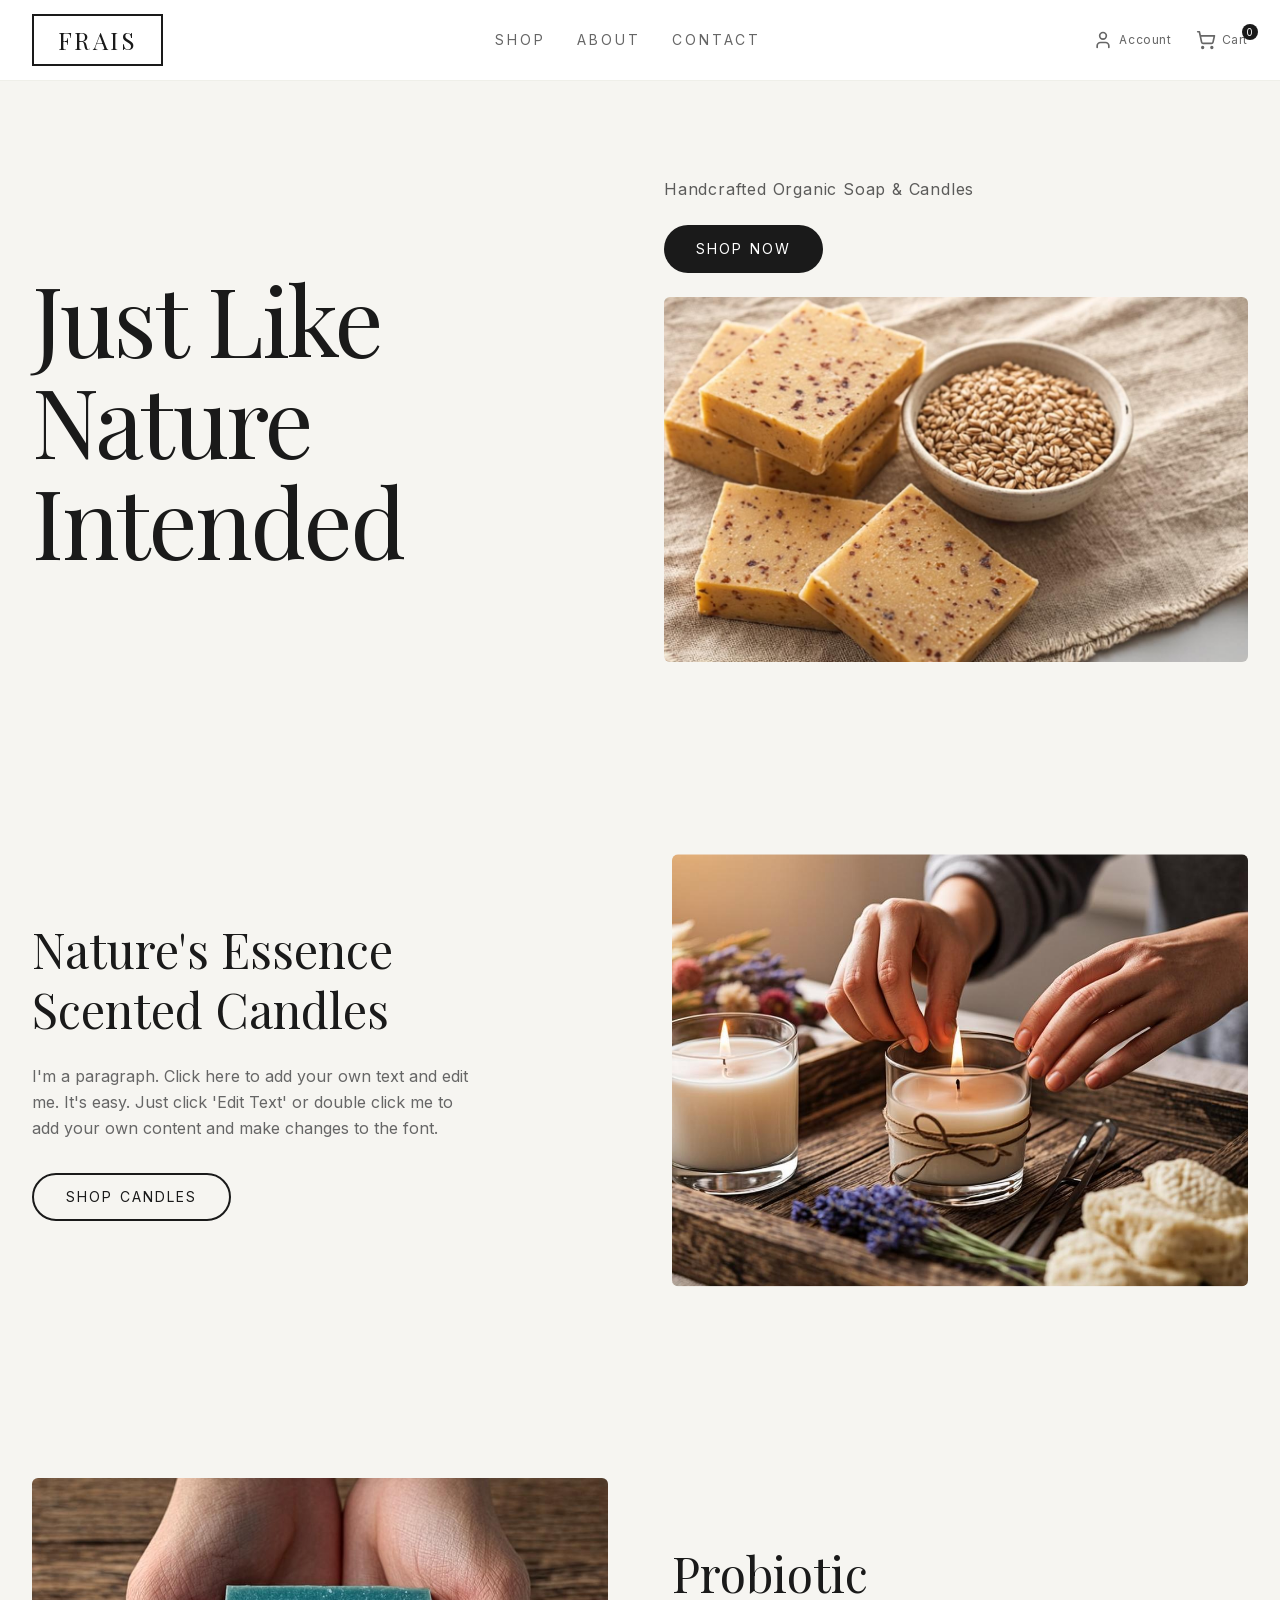
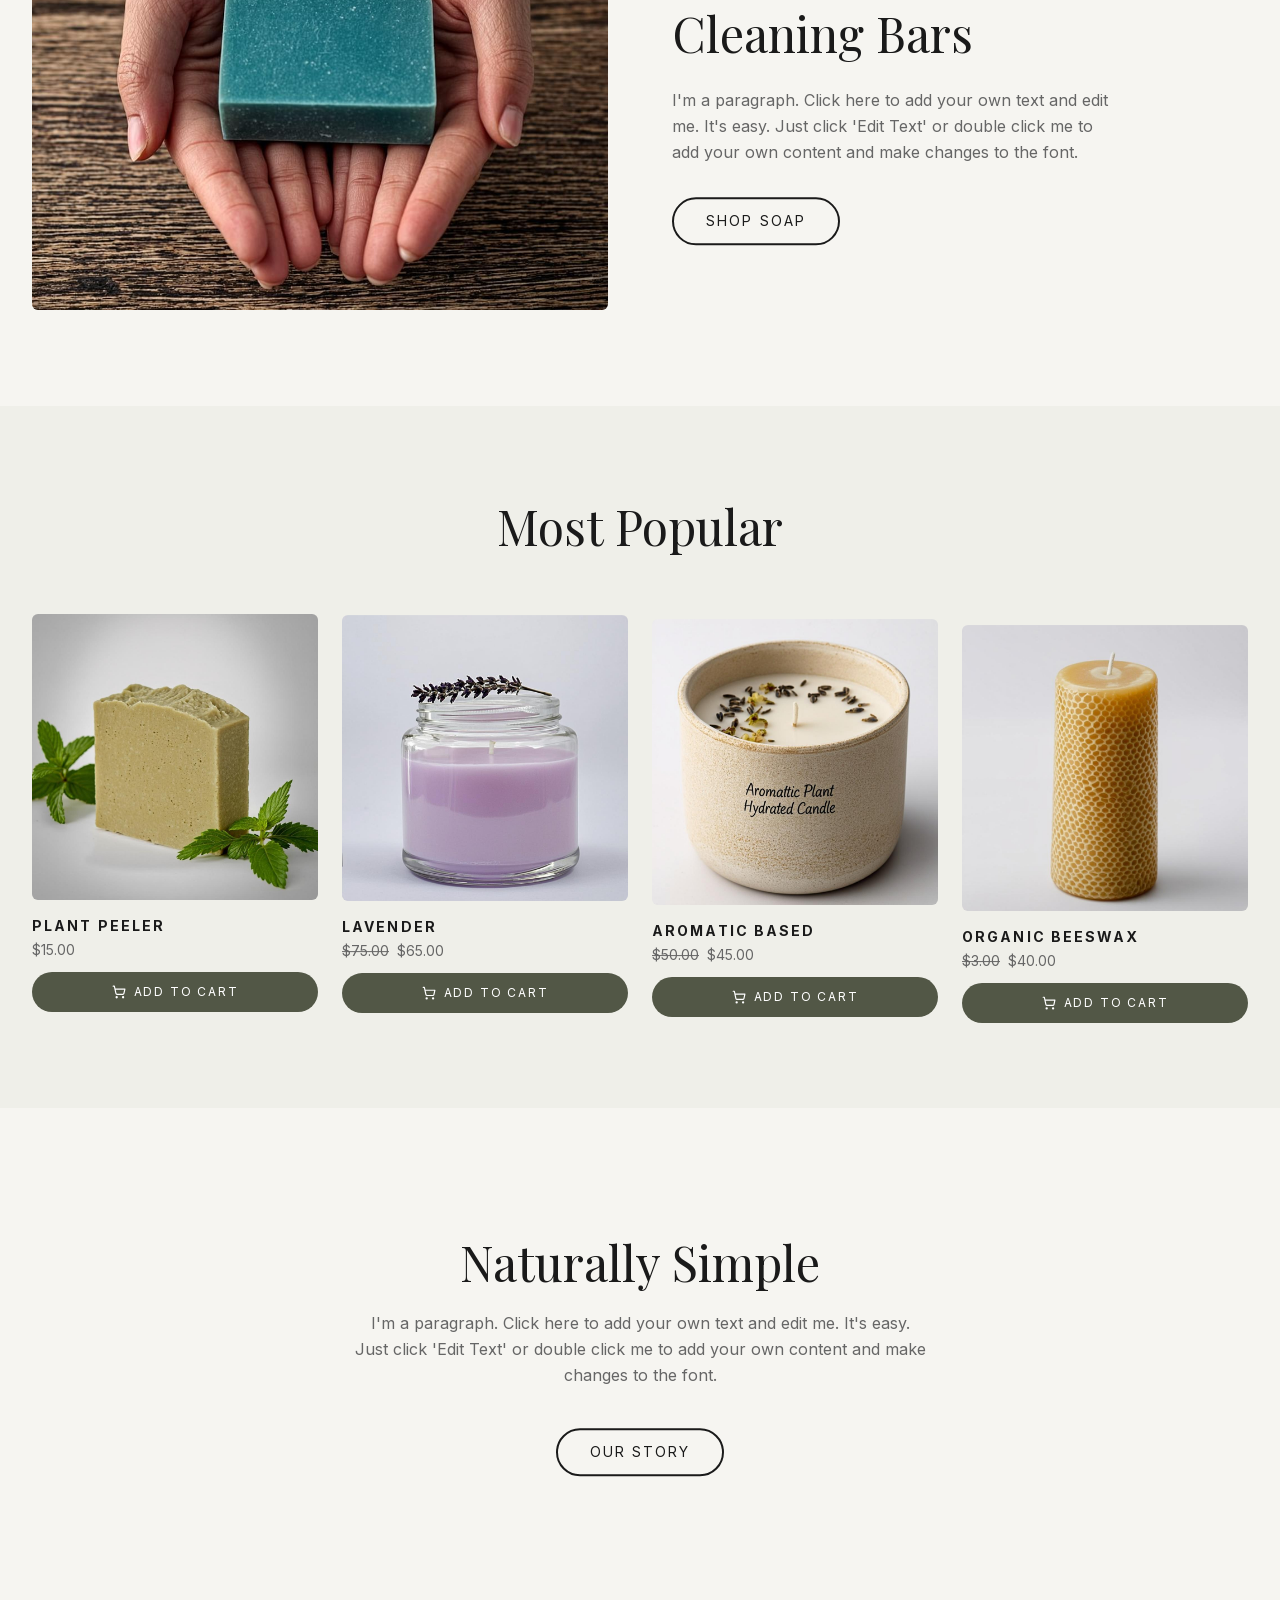
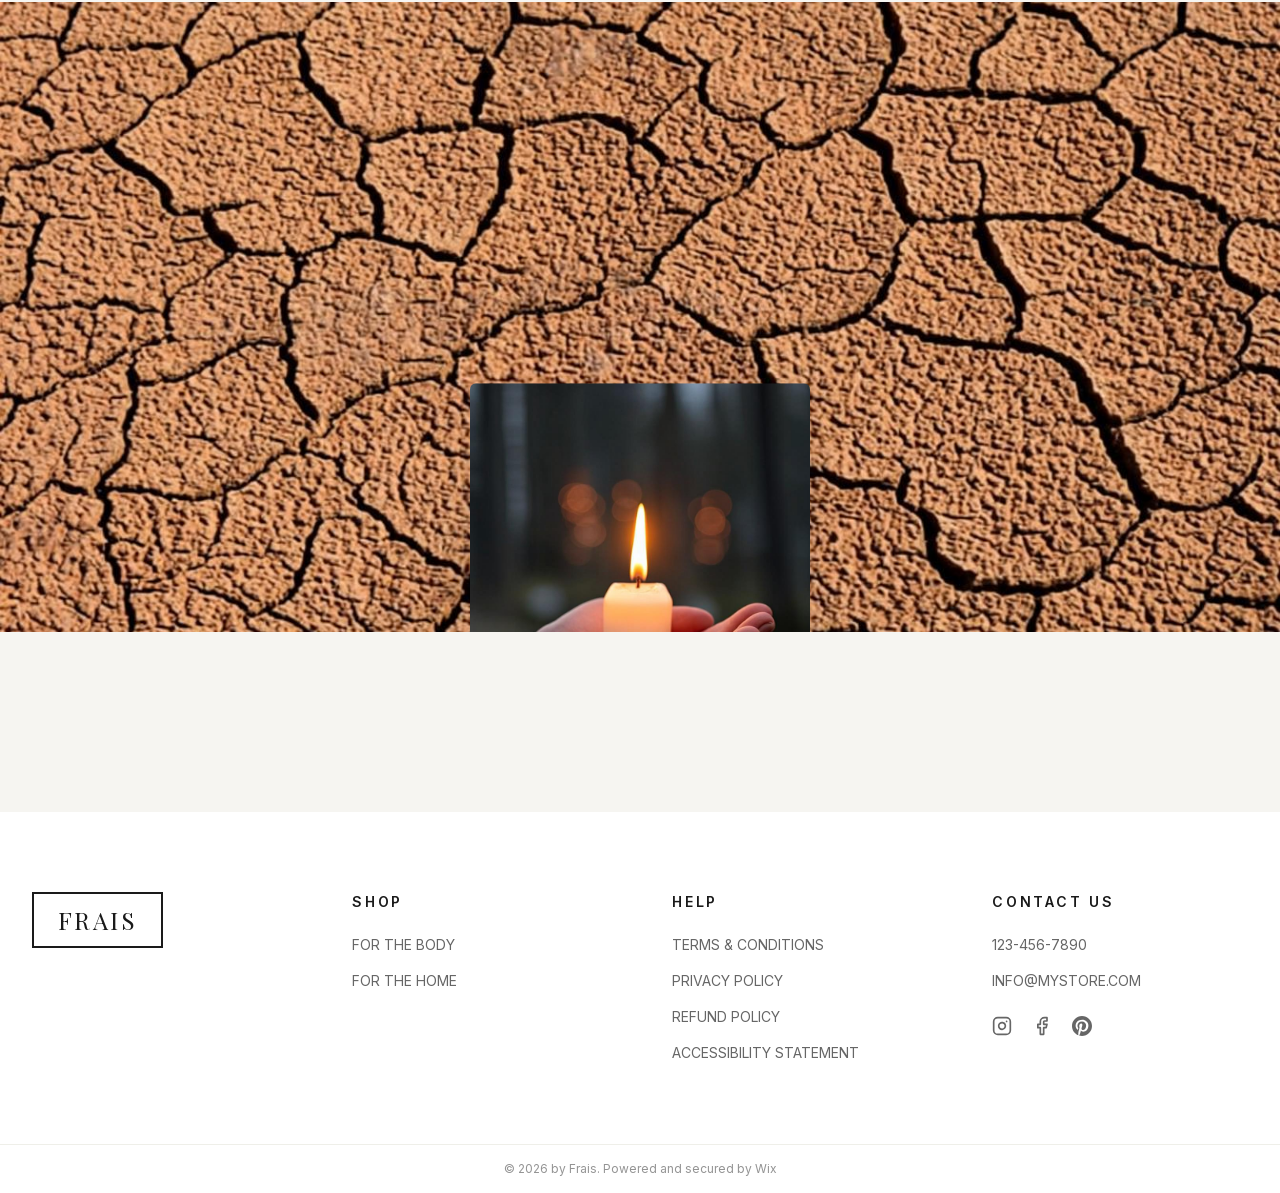
<file: index.html>
<!DOCTYPE html><html lang="en"><head><meta charSet="utf-8"/><meta name="viewport" content="width=device-width, initial-scale=1"/><link rel="preload" href="/_next/static/media/2a65768255d6b625-s.p.3u4lli0-axodc.woff2" as="font" crossorigin="" type="font/woff2"/><link rel="preload" href="/_next/static/media/83afe278b6a6bb3c-s.p.2bn3s6zvc0dyp.woff2" as="font" crossorigin="" type="font/woff2"/><link rel="preload" as="image" href="/images/hero-soap.jpg"/><link rel="stylesheet" href="/_next/static/chunks/1290j-8lqkv9k.css" data-precedence="next"/><link rel="stylesheet" href="/_next/static/chunks/2-ajfdpk1x0kj.css" data-precedence="next"/><link rel="preload" as="script" fetchPriority="low" href="/_next/static/chunks/12aruqaur5huj.js"/><script src="/_next/static/chunks/13yxs8tvcajse.js" async=""></script><script src="/_next/static/chunks/44qsa1zknnlgx.js" async=""></script><script src="/_next/static/chunks/turbopack-2fymlt15ju1nd.js" async=""></script><script src="/_next/static/chunks/18wile24u2p_d.js" async=""></script><script src="/_next/static/chunks/2odgluwcyaw5c.js" async=""></script><script src="/_next/static/chunks/1eupwqu7fhhnn.js" async=""></script><title>Frais — Handcrafted Organic Soap &amp; Candles</title><meta name="description" content="Just like nature intended. Discover handcrafted organic soap, probiotic cleaning bars, and nature&#x27;s essence scented candles by Frais."/><meta name="author" content="Frais"/><meta name="keywords" content="Frais,organic soap,candles,handcrafted,natural skincare"/><link rel="icon" href="/logo.svg"/><meta name="next-size-adjust" content=""/><script src="/_next/static/chunks/0cz1d0mv5g_q7.js" noModule=""></script></head><body class="inter_7b064e0d-module__MOT0tq__variable playfair_display_d5eda251-module__JGL7aG__variable antialiased bg-frais-cream text-frais-dark"><div hidden=""><!--$--><!--/$--></div><div class="min-h-screen flex flex-col bg-frais-cream"><header class="sticky top-0 z-50 bg-frais-white border-b border-frais-beige"><div class="max-w-7xl mx-auto px-4 sm:px-6 lg:px-8"><div class="flex items-center justify-between h-16 sm:h-20"><div class="flex-shrink-0"><div class="border-2 border-frais-dark px-4 py-1.5 sm:px-6 sm:py-2"><span class="font-serif text-xl sm:text-2xl tracking-widest text-frais-dark">FRAIS</span></div></div><nav class="hidden md:flex items-center gap-8"><a href="#" class="text-frais-gray text-sm tracking-[0.2em] hover:text-frais-dark transition-colors duration-200">SHOP</a><a href="#" class="text-frais-gray text-sm tracking-[0.2em] hover:text-frais-dark transition-colors duration-200">ABOUT</a><a href="#" class="text-frais-gray text-sm tracking-[0.2em] hover:text-frais-dark transition-colors duration-200">CONTACT</a></nav><div class="hidden md:flex items-center gap-6"><button class="flex items-center gap-1.5 text-frais-gray hover:text-frais-dark transition-colors duration-200"><svg xmlns="http://www.w3.org/2000/svg" width="24" height="24" viewBox="0 0 24 24" fill="none" stroke="currentColor" stroke-width="2" stroke-linecap="round" stroke-linejoin="round" class="lucide lucide-user w-5 h-5" aria-hidden="true"><path d="M19 21v-2a4 4 0 0 0-4-4H9a4 4 0 0 0-4 4v2"></path><circle cx="12" cy="7" r="4"></circle></svg><span class="text-xs tracking-wider">Account</span></button><button class="flex items-center gap-1.5 text-frais-gray hover:text-frais-dark transition-colors duration-200 relative"><svg xmlns="http://www.w3.org/2000/svg" width="24" height="24" viewBox="0 0 24 24" fill="none" stroke="currentColor" stroke-width="2" stroke-linecap="round" stroke-linejoin="round" class="lucide lucide-shopping-cart w-5 h-5" aria-hidden="true"><circle cx="8" cy="21" r="1"></circle><circle cx="19" cy="21" r="1"></circle><path d="M2.05 2.05h2l2.66 12.42a2 2 0 0 0 2 1.58h9.78a2 2 0 0 0 1.95-1.57l1.65-7.43H5.12"></path></svg><span class="text-xs tracking-wider">Cart</span><span class="absolute -top-1.5 -right-2.5 bg-frais-dark text-white text-[10px] w-4 h-4 rounded-full flex items-center justify-center">0</span></button></div><button class="md:hidden p-2"><svg xmlns="http://www.w3.org/2000/svg" width="24" height="24" viewBox="0 0 24 24" fill="none" stroke="currentColor" stroke-width="2" stroke-linecap="round" stroke-linejoin="round" class="lucide lucide-menu w-6 h-6" aria-hidden="true"><path d="M4 12h16"></path><path d="M4 18h16"></path><path d="M4 6h16"></path></svg></button></div></div></header><main class="flex-1"><section class="bg-frais-cream"><div class="max-w-7xl mx-auto px-4 sm:px-6 lg:px-8 py-12 sm:py-16 lg:py-24"><div class="grid grid-cols-1 lg:grid-cols-2 gap-8 lg:gap-12 items-center"><div class="order-2 lg:order-1" style="opacity:0;transform:translateY(40px)"><h1 class="font-serif text-4xl sm:text-5xl md:text-6xl lg:text-7xl xl:text-8xl text-frais-dark leading-[1.05] tracking-tight">Just Like<br/>Nature<br/>Intended</h1></div><div class="order-1 lg:order-2" style="opacity:0;transform:translateY(40px)"><div class="mb-6"><p class="text-frais-dark/70 text-sm sm:text-base tracking-wider mb-6">Handcrafted Organic Soap &amp; Candles</p><a href="#most-popular" class="inline-block bg-frais-dark text-frais-white px-8 py-3.5 rounded-full text-sm tracking-[0.15em] hover:bg-frais-olive transition-colors duration-300">SHOP NOW</a></div><div class="relative aspect-[16/10] overflow-hidden rounded-sm"><img alt="Stacked natural handmade soap bars with herbs and grains" decoding="async" data-nimg="fill" class="object-cover" style="position:absolute;height:100%;width:100%;left:0;top:0;right:0;bottom:0;color:transparent" src="/images/hero-soap.jpg"/></div></div></div></div></section><section class="bg-frais-cream"><div class="max-w-7xl mx-auto px-4 sm:px-6 lg:px-8 py-16 sm:py-24"><div class="grid grid-cols-1 md:grid-cols-2 gap-8 lg:gap-16 items-center"><div class="order-2 md:order-1" style="opacity:0;transform:translateY(40px)"><h2 class="font-serif text-3xl sm:text-4xl lg:text-5xl text-frais-dark leading-tight mb-6">Nature&#x27;s Essence<br/>Scented Candles</h2><p class="text-frais-gray text-base leading-relaxed mb-8 max-w-md">I&#x27;m a paragraph. Click here to add your own text and edit me. It&#x27;s easy. Just click &#x27;Edit Text&#x27; or double click me to add your own content and make changes to the font.</p><a href="#" class="inline-block border-2 border-frais-dark text-frais-dark px-8 py-3 rounded-full text-sm tracking-[0.15em] hover:bg-frais-dark hover:text-frais-white transition-colors duration-300">SHOP CANDLES</a></div><div class="order-1 md:order-2" style="opacity:0;transform:translateY(40px)"><div class="relative aspect-[4/3] overflow-hidden rounded-sm"><img alt="Hands crafting scented candles with essential oils on a wooden tray" loading="lazy" decoding="async" data-nimg="fill" class="object-cover" style="position:absolute;height:100%;width:100%;left:0;top:0;right:0;bottom:0;color:transparent" src="/images/candles-crafting.jpg"/></div></div></div></div></section><section class="bg-frais-cream"><div class="max-w-7xl mx-auto px-4 sm:px-6 lg:px-8 py-16 sm:py-24"><div class="grid grid-cols-1 md:grid-cols-2 gap-8 lg:gap-16 items-center"><div style="opacity:0;transform:translateY(40px)"><div class="relative aspect-[4/3] overflow-hidden rounded-sm"><img alt="Hands holding a blue probiotic cleaning bar over rustic wood" loading="lazy" decoding="async" data-nimg="fill" class="object-cover" style="position:absolute;height:100%;width:100%;left:0;top:0;right:0;bottom:0;color:transparent" src="/images/probiotic-bar.jpg"/></div></div><div style="opacity:0;transform:translateY(40px)"><h2 class="font-serif text-3xl sm:text-4xl lg:text-5xl text-frais-dark leading-tight mb-6">Probiotic<br/>Cleaning Bars</h2><p class="text-frais-gray text-base leading-relaxed mb-8 max-w-md">I&#x27;m a paragraph. Click here to add your own text and edit me. It&#x27;s easy. Just click &#x27;Edit Text&#x27; or double click me to add your own content and make changes to the font.</p><a href="#" class="inline-block border-2 border-frais-dark text-frais-dark px-8 py-3 rounded-full text-sm tracking-[0.15em] hover:bg-frais-dark hover:text-frais-white transition-colors duration-300">SHOP SOAP</a></div></div></div></section><section id="most-popular" class="bg-frais-beige"><div class="max-w-7xl mx-auto px-4 sm:px-6 lg:px-8 py-16 sm:py-24"><h2 class="font-serif text-3xl sm:text-4xl lg:text-5xl text-frais-dark text-center mb-12 sm:mb-16" style="opacity:0;transform:translateY(40px)">Most Popular</h2><div class="grid grid-cols-2 md:grid-cols-4 gap-4 sm:gap-6"><div class="group" style="opacity:0;transform:translateY(40px)"><div class="relative aspect-square overflow-hidden rounded-sm mb-4"><img alt="PLANT PEELER" loading="lazy" decoding="async" data-nimg="fill" class="object-cover group-hover:scale-105 transition-transform duration-500" style="position:absolute;height:100%;width:100%;left:0;top:0;right:0;bottom:0;color:transparent" src="/images/product-plant-peeler.jpg"/></div><h3 class="text-frais-dark text-xs sm:text-sm font-bold tracking-[0.15em] mb-1">PLANT PEELER</h3><p class="text-frais-gray text-xs sm:text-sm mb-3">$15.00</p><button class="w-full bg-frais-olive text-frais-white py-2.5 sm:py-3 rounded-full text-xs tracking-[0.15em] hover:bg-frais-dark transition-colors duration-300 flex items-center justify-center gap-2 disabled:opacity-70"><svg xmlns="http://www.w3.org/2000/svg" width="24" height="24" viewBox="0 0 24 24" fill="none" stroke="currentColor" stroke-width="2" stroke-linecap="round" stroke-linejoin="round" class="lucide lucide-shopping-cart w-3.5 h-3.5" aria-hidden="true"><circle cx="8" cy="21" r="1"></circle><circle cx="19" cy="21" r="1"></circle><path d="M2.05 2.05h2l2.66 12.42a2 2 0 0 0 2 1.58h9.78a2 2 0 0 0 1.95-1.57l1.65-7.43H5.12"></path></svg>ADD TO CART</button></div><div class="group" style="opacity:0;transform:translateY(40px)"><div class="relative aspect-square overflow-hidden rounded-sm mb-4"><img alt="LAVENDER" loading="lazy" decoding="async" data-nimg="fill" class="object-cover group-hover:scale-105 transition-transform duration-500" style="position:absolute;height:100%;width:100%;left:0;top:0;right:0;bottom:0;color:transparent" src="/images/product-lavender.jpg"/></div><h3 class="text-frais-dark text-xs sm:text-sm font-bold tracking-[0.15em] mb-1">LAVENDER</h3><p class="text-frais-gray text-xs sm:text-sm mb-3"><span class="line-through mr-2">$75.00</span>$65.00</p><button class="w-full bg-frais-olive text-frais-white py-2.5 sm:py-3 rounded-full text-xs tracking-[0.15em] hover:bg-frais-dark transition-colors duration-300 flex items-center justify-center gap-2 disabled:opacity-70"><svg xmlns="http://www.w3.org/2000/svg" width="24" height="24" viewBox="0 0 24 24" fill="none" stroke="currentColor" stroke-width="2" stroke-linecap="round" stroke-linejoin="round" class="lucide lucide-shopping-cart w-3.5 h-3.5" aria-hidden="true"><circle cx="8" cy="21" r="1"></circle><circle cx="19" cy="21" r="1"></circle><path d="M2.05 2.05h2l2.66 12.42a2 2 0 0 0 2 1.58h9.78a2 2 0 0 0 1.95-1.57l1.65-7.43H5.12"></path></svg>ADD TO CART</button></div><div class="group" style="opacity:0;transform:translateY(40px)"><div class="relative aspect-square overflow-hidden rounded-sm mb-4"><img alt="AROMATIC BASED" loading="lazy" decoding="async" data-nimg="fill" class="object-cover group-hover:scale-105 transition-transform duration-500" style="position:absolute;height:100%;width:100%;left:0;top:0;right:0;bottom:0;color:transparent" src="/images/product-aromatic.jpg"/></div><h3 class="text-frais-dark text-xs sm:text-sm font-bold tracking-[0.15em] mb-1">AROMATIC BASED</h3><p class="text-frais-gray text-xs sm:text-sm mb-3"><span class="line-through mr-2">$50.00</span>$45.00</p><button class="w-full bg-frais-olive text-frais-white py-2.5 sm:py-3 rounded-full text-xs tracking-[0.15em] hover:bg-frais-dark transition-colors duration-300 flex items-center justify-center gap-2 disabled:opacity-70"><svg xmlns="http://www.w3.org/2000/svg" width="24" height="24" viewBox="0 0 24 24" fill="none" stroke="currentColor" stroke-width="2" stroke-linecap="round" stroke-linejoin="round" class="lucide lucide-shopping-cart w-3.5 h-3.5" aria-hidden="true"><circle cx="8" cy="21" r="1"></circle><circle cx="19" cy="21" r="1"></circle><path d="M2.05 2.05h2l2.66 12.42a2 2 0 0 0 2 1.58h9.78a2 2 0 0 0 1.95-1.57l1.65-7.43H5.12"></path></svg>ADD TO CART</button></div><div class="group" style="opacity:0;transform:translateY(40px)"><div class="relative aspect-square overflow-hidden rounded-sm mb-4"><img alt="ORGANIC BEESWAX" loading="lazy" decoding="async" data-nimg="fill" class="object-cover group-hover:scale-105 transition-transform duration-500" style="position:absolute;height:100%;width:100%;left:0;top:0;right:0;bottom:0;color:transparent" src="/images/product-beeswax.jpg"/></div><h3 class="text-frais-dark text-xs sm:text-sm font-bold tracking-[0.15em] mb-1">ORGANIC BEESWAX</h3><p class="text-frais-gray text-xs sm:text-sm mb-3"><span class="line-through mr-2">$3.00</span>$40.00</p><button class="w-full bg-frais-olive text-frais-white py-2.5 sm:py-3 rounded-full text-xs tracking-[0.15em] hover:bg-frais-dark transition-colors duration-300 flex items-center justify-center gap-2 disabled:opacity-70"><svg xmlns="http://www.w3.org/2000/svg" width="24" height="24" viewBox="0 0 24 24" fill="none" stroke="currentColor" stroke-width="2" stroke-linecap="round" stroke-linejoin="round" class="lucide lucide-shopping-cart w-3.5 h-3.5" aria-hidden="true"><circle cx="8" cy="21" r="1"></circle><circle cx="19" cy="21" r="1"></circle><path d="M2.05 2.05h2l2.66 12.42a2 2 0 0 0 2 1.58h9.78a2 2 0 0 0 1.95-1.57l1.65-7.43H5.12"></path></svg>ADD TO CART</button></div></div></div></section><section class="bg-frais-cream"><div class="max-w-7xl mx-auto px-4 sm:px-6 lg:px-8 py-24 sm:py-32"><div class="text-center" style="opacity:0;transform:translateY(40px)"><h2 class="font-serif text-3xl sm:text-4xl lg:text-5xl text-frais-dark mb-6">Naturally Simple</h2><p class="text-frais-gray text-base leading-relaxed max-w-xl mx-auto mb-10">I&#x27;m a paragraph. Click here to add your own text and edit me. It&#x27;s easy. Just click &#x27;Edit Text&#x27; or double click me to add your own content and make changes to the font.</p><a href="#" class="inline-block border-2 border-frais-dark text-frais-dark px-8 py-3 rounded-full text-sm tracking-[0.15em] hover:bg-frais-dark hover:text-frais-white transition-colors duration-300">OUR STORY</a></div></div></section><section class="bg-frais-cream relative"><div class="relative w-full overflow-hidden"><div class="relative w-full h-[50vh] sm:h-[60vh] md:h-[70vh]" style="opacity:0"><img alt="Textured terracotta dried clay surface" loading="lazy" decoding="async" data-nimg="fill" class="object-cover" style="position:absolute;height:100%;width:100%;left:0;top:0;right:0;bottom:0;color:transparent" src="/images/terracotta-bg.jpg"/></div><div class="absolute bottom-0 left-1/2 -translate-x-1/2 translate-y-[40%] z-10 w-[200px] sm:w-[260px] md:w-[300px] lg:w-[340px]" style="opacity:0;transform:translateY(60px)"><div class="relative aspect-[3/4] overflow-hidden rounded-sm shadow-2xl"><img alt="Hands holding a lit candle in warm golden light" loading="lazy" decoding="async" data-nimg="fill" class="object-cover" style="position:absolute;height:100%;width:100%;left:0;top:0;right:0;bottom:0;color:transparent" src="/images/candle-hands.jpg"/></div></div></div><div class="h-[120px] sm:h-[160px] md:h-[180px]"></div></section></main><footer class="bg-frais-white mt-auto"><div class="max-w-7xl mx-auto px-4 sm:px-6 lg:px-8 py-16 sm:py-20"><div class="grid grid-cols-1 sm:grid-cols-2 lg:grid-cols-4 gap-10 lg:gap-16"><div><div class="border-2 border-frais-dark px-6 py-2.5 inline-block"><span class="font-serif text-2xl tracking-widest text-frais-dark">FRAIS</span></div></div><div><h4 class="text-frais-dark text-sm font-semibold tracking-[0.2em] mb-5">SHOP</h4><ul class="space-y-3"><li><a href="#" class="text-frais-gray text-sm hover:text-frais-dark transition-colors duration-200">FOR THE BODY</a></li><li><a href="#" class="text-frais-gray text-sm hover:text-frais-dark transition-colors duration-200">FOR THE HOME</a></li></ul></div><div><h4 class="text-frais-dark text-sm font-semibold tracking-[0.2em] mb-5">HELP</h4><ul class="space-y-3"><li><a href="#" class="text-frais-gray text-sm hover:text-frais-dark transition-colors duration-200">TERMS &amp; CONDITIONS</a></li><li><a href="#" class="text-frais-gray text-sm hover:text-frais-dark transition-colors duration-200">PRIVACY POLICY</a></li><li><a href="#" class="text-frais-gray text-sm hover:text-frais-dark transition-colors duration-200">REFUND POLICY</a></li><li><a href="#" class="text-frais-gray text-sm hover:text-frais-dark transition-colors duration-200">ACCESSIBILITY STATEMENT</a></li></ul></div><div><h4 class="text-frais-dark text-sm font-semibold tracking-[0.2em] mb-5">CONTACT US</h4><ul class="space-y-3 mb-6"><li><a href="tel:123-456-7890" class="text-frais-gray text-sm hover:text-frais-dark transition-colors duration-200">123-456-7890</a></li><li><a href="mailto:INFO@MYSTORE.COM" class="text-frais-gray text-sm hover:text-frais-dark transition-colors duration-200">INFO@MYSTORE.COM</a></li></ul><div class="flex items-center gap-5"><a href="#" class="text-frais-gray hover:text-frais-dark transition-colors duration-200" aria-label="Instagram"><svg xmlns="http://www.w3.org/2000/svg" width="24" height="24" viewBox="0 0 24 24" fill="none" stroke="currentColor" stroke-width="2" stroke-linecap="round" stroke-linejoin="round" class="lucide lucide-instagram w-5 h-5" aria-hidden="true"><rect width="20" height="20" x="2" y="2" rx="5" ry="5"></rect><path d="M16 11.37A4 4 0 1 1 12.63 8 4 4 0 0 1 16 11.37z"></path><line x1="17.5" x2="17.51" y1="6.5" y2="6.5"></line></svg></a><a href="#" class="text-frais-gray hover:text-frais-dark transition-colors duration-200" aria-label="Facebook"><svg xmlns="http://www.w3.org/2000/svg" width="24" height="24" viewBox="0 0 24 24" fill="none" stroke="currentColor" stroke-width="2" stroke-linecap="round" stroke-linejoin="round" class="lucide lucide-facebook w-5 h-5" aria-hidden="true"><path d="M18 2h-3a5 5 0 0 0-5 5v3H7v4h3v8h4v-8h3l1-4h-4V7a1 1 0 0 1 1-1h3z"></path></svg></a><a href="#" class="text-frais-gray hover:text-frais-dark transition-colors duration-200" aria-label="Pinterest"><svg class="w-5 h-5" viewBox="0 0 24 24" fill="currentColor" width="20" height="20"><path d="M12 0C5.373 0 0 5.372 0 12c0 5.084 3.163 9.426 7.627 11.174-.105-.949-.2-2.405.042-3.441.218-.937 1.407-5.965 1.407-5.965s-.359-.719-.359-1.782c0-1.668.967-2.914 2.171-2.914 1.023 0 1.518.769 1.518 1.69 0 1.029-.655 2.568-.994 3.995-.283 1.194.599 2.169 1.777 2.169 2.133 0 3.772-2.249 3.772-5.495 0-2.873-2.064-4.882-5.012-4.882-3.414 0-5.418 2.561-5.418 5.207 0 1.031.397 2.138.893 2.738a.36.36 0 01.083.345l-.333 1.36c-.053.22-.174.267-.402.161-1.499-.698-2.436-2.889-2.436-4.649 0-3.785 2.75-7.262 7.929-7.262 4.163 0 7.398 2.967 7.398 6.931 0 4.136-2.607 7.464-6.227 7.464-1.216 0-2.359-.631-2.75-1.378l-.748 2.853c-.271 1.043-1.002 2.35-1.492 3.146C9.57 23.812 10.763 24 12 24c6.627 0 12-5.373 12-12 0-6.628-5.373-12-12-12z"></path></svg></a></div></div></div></div><div class="border-t border-frais-beige"><div class="max-w-7xl mx-auto px-4 sm:px-6 lg:px-8 py-4"><p class="text-frais-gray/70 text-xs text-center">© 2026 by Frais. Powered and secured by Wix</p></div></div></footer></div><!--$--><!--/$--><div role="region" aria-label="Notifications (F8)" tabindex="-1" style="pointer-events:none"><ol tabindex="-1" class="fixed top-0 z-[100] flex max-h-screen w-full flex-col-reverse p-4 sm:bottom-0 sm:right-0 sm:top-auto sm:flex-col md:max-w-[420px]"></ol></div><script src="/_next/static/chunks/12aruqaur5huj.js" id="_R_" async=""></script><script>(self.__next_f=self.__next_f||[]).push([0])</script><script>self.__next_f.push([1,"1:\"$Sreact.fragment\"\n2:I[39756,[\"/_next/static/chunks/18wile24u2p_d.js\",\"/_next/static/chunks/2odgluwcyaw5c.js\"],\"default\"]\n3:I[37457,[\"/_next/static/chunks/18wile24u2p_d.js\",\"/_next/static/chunks/2odgluwcyaw5c.js\"],\"default\"]\n4:I[77855,[\"/_next/static/chunks/18wile24u2p_d.js\",\"/_next/static/chunks/2odgluwcyaw5c.js\"],\"Toaster\"]\n5:I[72226,[\"/_next/static/chunks/18wile24u2p_d.js\",\"/_next/static/chunks/2odgluwcyaw5c.js\",\"/_next/static/chunks/1eupwqu7fhhnn.js\"],\"Header\"]\n6:I[58154,[\"/_next/static/chunks/18wile24u2p_d.js\",\"/_next/static/chunks/2odgluwcyaw5c.js\",\"/_next/static/chunks/1eupwqu7fhhnn.js\"],\"Hero\"]\n7:I[37156,[\"/_next/static/chunks/18wile24u2p_d.js\",\"/_next/static/chunks/2odgluwcyaw5c.js\",\"/_next/static/chunks/1eupwqu7fhhnn.js\"],\"ShopFavorites\"]\n8:I[47332,[\"/_next/static/chunks/18wile24u2p_d.js\",\"/_next/static/chunks/2odgluwcyaw5c.js\",\"/_next/static/chunks/1eupwqu7fhhnn.js\"],\"ProbioticBars\"]\n9:I[39388,[\"/_next/static/chunks/18wile24u2p_d.js\",\"/_next/static/chunks/2odgluwcyaw5c.js\",\"/_next/static/chunks/1eupwqu7fhhnn.js\"],\"MostPopular\"]\na:I[49047,[\"/_next/static/chunks/18wile24u2p_d.js\",\"/_next/static/chunks/2odgluwcyaw5c.js\",\"/_next/static/chunks/1eupwqu7fhhnn.js\"],\"NaturallySimple\"]\nb:I[53140,[\"/_next/static/chunks/18wile24u2p_d.js\",\"/_next/static/chunks/2odgluwcyaw5c.js\",\"/_next/static/chunks/1eupwqu7fhhnn.js\"],\"VisualOverlay\"]\n12:I[68027,[\"/_next/static/chunks/18wile24u2p_d.js\",\"/_next/static/chunks/2odgluwcyaw5c.js\"],\"default\",1]\n:HL[\"/_next/static/chunks/1290j-8lqkv9k.css\",\"style\"]\n:HL[\"/_next/static/chunks/2-ajfdpk1x0kj.css\",\"style\"]\n:HL[\"/_next/static/media/2a65768255d6b625-s.p.3u4lli0-axodc.woff2\",\"font\",{\"crossOrigin\":\"\",\"type\":\"font/woff2\"}]\n:HL[\"/_next/static/media/83afe278b6a6bb3c-s.p.2bn3s6zvc0dyp.woff2\",\"font\",{\"crossOrigin\":\"\",\"type\":\"font/woff2\"}]\n0:{\"P\":null,\"c\":[\"\",\"\"],\"q\":\"\",\"i\":false,\"f\":[[[\"\",{\"children\":[\"__PAGE__\",{},\"$undefined\",\"$undefined\",4608]},\"$undefined\",\"$undefined\",4624],[[\"$\",\"$1\",\"c\",{\"children\":[[[\"$\",\"link\",\"0\",{\"rel\":\"stylesheet\",\"href\":\"/_next/static/chunks/1290j-8lqkv9k.css\",\"precedence\":\"next\",\"crossOrigin\":\"$undefined\",\"nonce\":\"$undefined\"}],[\"$\",\"link\",\"1\",{\"rel\":\"stylesheet\",\"href\":\"/_next/static/chunks/2-ajfdpk1x0kj.css\",\"precedence\":\"next\",\"crossOrigin\":\"$undefined\",\"nonce\":\"$undefined\"}],[\"$\",\"script\",\"script-0\",{\"src\":\"/_next/static/chunks/18wile24u2p_d.js\",\"async\":true,\"nonce\":\"$undefined\"}],[\"$\",\"script\",\"script-1\",{\"src\":\"/_next/static/chunks/2odgluwcyaw5c.js\",\"async\":true,\"nonce\":\"$undefined\"}]],[\"$\",\"html\",null,{\"lang\":\"en\",\"suppressHydrationWarning\":true,\"children\":[\"$\",\"body\",null,{\"className\":\"inter_7b064e0d-module__MOT0tq__variable playfair_display_d5eda251-module__JGL7aG__variable antialiased bg-frais-cream text-frais-dark\",\"children\":[[\"$\",\"$L2\",null,{\"parallelRouterKey\":\"children\",\"error\":\"$undefined\",\"errorStyles\":\"$undefined\",\"errorScripts\":\"$undefined\",\"template\":[\"$\",\"$L3\",null,{}],\"templateStyles\":\"$undefined\",\"templateScripts\":\"$undefined\",\"notFound\":[[[\"$\",\"title\",null,{\"children\":\"404: This page could not be found.\"}],[\"$\",\"div\",null,{\"style\":{\"fontFamily\":\"system-ui,\\\"Segoe UI\\\",Roboto,Helvetica,Arial,sans-serif,\\\"Apple Color Emoji\\\",\\\"Segoe UI Emoji\\\"\",\"height\":\"100vh\",\"textAlign\":\"center\",\"display\":\"flex\",\"flexDirection\":\"column\",\"alignItems\":\"center\",\"justifyContent\":\"center\"},\"children\":[\"$\",\"div\",null,{\"children\":[[\"$\",\"style\",null,{\"dangerouslySetInnerHTML\":{\"__html\":\"body{color:#000;background:#fff;margin:0}.next-error-h1{border-right:1px solid rgba(0,0,0,.3)}@media (prefers-color-scheme:dark){body{color:#fff;background:#000}.next-error-h1{border-right:1px solid rgba(255,255,255,.3)}}\"}}],[\"$\",\"h1\",null,{\"className\":\"next-error-h1\",\"style\":{\"display\":\"inline-block\",\"margin\":\"0 20px 0 0\",\"padding\":\"0 23px 0 0\",\"fontSize\":24,\"fontWeight\":500,\"verticalAlign\":\"top\",\"lineHeight\":\"49px\"},\"children\":404}],[\"$\",\"div\",null,{\"style\":{\"display\":\"inline-block\"},\"children\":[\"$\",\"h2\",null,{\"style\":{\"fontSize\":14,\"fontWeight\":400,\"lineHeight\":\"49px\",\"margin\":0},\"children\":\"This page could not be found.\"}]}]]}]}]],[]],\"forbidden\":\"$undefined\",\"unauthorized\":\"$undefined\"}],[\"$\",\"$L4\",null,{}]]}]}]]}],{\"children\":[[\"$\",\"$1\",\"c\",{\"children\":[[\"$\",\"div\",null,{\"className\":\"min-h-screen flex flex-col bg-frais-cream\",\"children\":[[\"$\",\"$L5\",null,{}],[\"$\",\"main\",null,{\"className\":\"flex-1\",\"children\":[[\"$\",\"$L6\",null,{}],[\"$\",\"$L7\",null,{}],[\"$\",\"$L8\",null,{}],[\"$\",\"$L9\",null,{}],[\"$\",\"$La\",null,{}],[\"$\",\"$Lb\",null,{}]]}],[\"$\",\"footer\",null,{\"className\":\"bg-frais-white mt-auto\",\"children\":[[\"$\",\"div\",null,{\"className\":\"max-w-7xl mx-auto px-4 sm:px-6 lg:px-8 py-16 sm:py-20\",\"children\":[\"$\",\"div\",null,{\"className\":\"grid grid-cols-1 sm:grid-cols-2 lg:grid-cols-4 gap-10 lg:gap-16\",\"children\":[[\"$\",\"div\",null,{\"children\":[\"$\",\"div\",null,{\"className\":\"border-2 border-frais-dark px-6 py-2.5 inline-block\",\"children\":[\"$\",\"span\",null,{\"className\":\"font-serif text-2xl tracking-widest text-frais-dark\",\"children\":\"FRAIS\"}]}]}],[\"$\",\"div\",null,{\"children\":[[\"$\",\"h4\",null,{\"className\":\"text-frais-dark text-sm font-semibold tracking-[0.2em] mb-5\",\"children\":\"SHOP\"}],[\"$\",\"ul\",null,{\"className\":\"space-y-3\",\"children\":[[\"$\",\"li\",null,{\"children\":[\"$\",\"a\",null,{\"href\":\"#\",\"className\":\"text-frais-gray text-sm hover:text-frais-dark transition-colors duration-200\",\"children\":\"FOR THE BODY\"}]}],[\"$\",\"li\",null,{\"children\":[\"$\",\"a\",null,{\"href\":\"#\",\"className\":\"text-frais-gray text-sm hover:text-frais-dark transition-colors duration-200\",\"children\":\"FOR THE HOME\"}]}]]}]]}],[\"$\",\"div\",null,{\"children\":[[\"$\",\"h4\",null,{\"className\":\"text-frais-dark text-sm font-semibold tracking-[0.2em] mb-5\",\"children\":\"HELP\"}],[\"$\",\"ul\",null,{\"className\":\"space-y-3\",\"children\":[[\"$\",\"li\",null,{\"children\":[\"$\",\"a\",null,{\"href\":\"#\",\"className\":\"text-frais-gray text-sm hover:text-frais-dark transition-colors duration-200\",\"children\":\"TERMS \u0026 CONDITIONS\"}]}],[\"$\",\"li\",null,{\"children\":[\"$\",\"a\",null,{\"href\":\"#\",\"className\":\"text-frais-gray text-sm hover:text-frais-dark transition-colors duration-200\",\"children\":\"PRIVACY POLICY\"}]}],[\"$\",\"li\",null,{\"children\":[\"$\",\"a\",null,{\"href\":\"#\",\"className\":\"text-frais-gray text-sm hover:text-frais-dark transition-colors duration-200\",\"children\":\"REFUND POLICY\"}]}],[\"$\",\"li\",null,{\"children\":[\"$\",\"a\",null,{\"href\":\"#\",\"className\":\"text-frais-gray text-sm hover:text-frais-dark transition-colors duration-200\",\"children\":\"ACCESSIBILITY STATEMENT\"}]}]]}]]}],[\"$\",\"div\",null,{\"children\":[[\"$\",\"h4\",null,{\"className\":\"text-frais-dark text-sm font-semibold tracking-[0.2em] mb-5\",\"children\":\"CONTACT US\"}],\"$Lc\",\"$Ld\"]}]]}]}],\"$Le\"]}]]}],[\"$Lf\"],\"$L10\"]}],{},null,false,null]},null,false,null],\"$L11\",false]],\"m\":\"$undefined\",\"G\":[\"$12\",[\"$L13\",\"$L14\"]],\"S\":true,\"h\":null,\"r\":\"$undefined\",\"s\":\"$undefined\",\"a\":\"$undefined\",\"l\":\"$undefined\",\"p\":\"$undefined\",\"d\":\"$undefined\",\"b\":\"BnngAQRxaHY6RpeVBFDQE\"}\n15:I[97367,[\"/_next/static/chunks/18wile24u2p_d.js\",\"/_next/static/chunks/2odgluwcyaw5c.js\"],\"OutletBoundary\"]\n16:\"$Sreact.suspense\"\n18:I[97367,[\"/_next/static/chunks/18wile24u2p_d.js\",\"/_next/static/chunks/2odgluwcyaw5c.js\"],\"ViewportBoundary\"]\n1a:I[97367,[\"/_next/static/chunks/18wile24u2p_d.js\",\"/_next/static/chunks/2odgluwcyaw5c.js\"],\"MetadataBoundary\"]\nc:[\"$\",\"ul\",null,{\"className\":\"space-y-3 mb-6\",\"children\":[[\"$\",\"li\",null,{\"children\":[\"$\",\"a\",null,{\"href\":\"tel:123-456-7890\",\"className\":\"text-frais-gray text-sm hover:text-frais-dark transition-colors duration-200\",\"children\":\"123-456-7890\"}]}],[\"$\",\"li\",null,{\"children\":[\"$\",\"a\",null,{\"href\":\"mailto:INFO@MYSTORE.COM\",\"className\":\"text-frais-gray text-sm hover:text-frais-dark transition-colors duration-200\",\"children\":\"INFO@MYSTORE.COM\"}]}]]}]\nd:[\"$\",\"div\",null,{\"className\":\"flex items-center gap-5\",\"children\":[[\"$\",\"a\",null,{\"href\":\"#\",\"className\":\"text-frais-gray hover:text-frais-dark transition-colors duration-200\",\"aria-label\":\"Instagram\",\"children\":[\"$\",\"svg\",null,{\"ref\":\"$undefined\",\"xmlns\":\"http://www.w3.org/2000/svg\",\"width\":24,\"height\":24,\"viewBox\":\"0 0 24 24\",\"fill\":\"none\",\"stroke\":\"currentColor\",\"strokeWidth\":2,\"strokeLinecap\":\"round\",\"strokeLinejoin\":\"round\",\"className\":\"lucide lucide-instagram w-5 h-5\",\"aria-hidden\":\"true\",\"children\":[[\"$\",\"rect\",\"2e1cvw\",{\"width\":\"20\",\"height\":\"20\",\"x\":\"2\",\"y\":\"2\",\"rx\":\"5\",\"ry\":\"5\"}],[\"$\",\"path\",\"9exkf1\",{\"d\":\"M16 11.37A4 4 0 1 1 12.63 8 4 4 0 0 1 16 11.37z\"}],[\"$\",\"line\",\"r4j83e\",{\"x1\":\"17.5\",\"x2\":\"17.51\",\"y1\":\"6.5\",\"y2\":\"6.5\"}],\"$undefined\"]}]}],[\"$\",\"a\",null,{\"href\":\"#\",\"className\":\"text-frais-gray hover:text-frais-dark transition-colors duration-200\",\"aria-label\":\"Facebook\",\"children\":[\"$\",\"svg\",null,{\"ref\":\"$undefined\",\"xmlns\":\"http://www.w3.org/2000/svg\",\"width\":24,\"height\":24,\"viewBox\":\"0 0 24 24\",\"fill\":\"none\",\"stroke\":\"currentColor\",\"strokeWidth\":2,\"strokeLinecap\":\"round\",\"strokeLinejoin\":\"round\",\"className\":\"lucide lucide-facebook w-5 h-5\",\"aria-hidden\":\"true\",\"children\":[[\"$\",\"path\",\"1jg4f8\",{\"d\":\"M18 2h-3a5 5 0 0 0-5 5v3H7v4h3v8h4v-8h3l1-4h-4V7a1 1 0 0 1 1-1h3z\"}],\"$undefined\"]}]}],[\"$\",\"a\",null,{\"href\":\"#\",\"className\":\"text-frais-gray hover:text-frais-dark transition-colors duration-200\",\"aria-label\":\"Pinterest\",\"children\":[\"$\",\"svg\",null,{\"className\":\"w-5 h-5\",\"viewBox\":\"0 0 24 24\",\"fill\":\"currentColor\",\"width\":\"20\",\"height\":\"20\",\"children\":[\"$\",\"path\",null,{\"d\":\"M12 0C5.373 0 0 5.372 0 12c0 5.084 3.163 9.426 7.627 11.174-.105-.949-.2-2.405.042-3.441.218-.937 1.407-5.965 1.407-5.965s-.359-.719-.359-1.782c0-1.668.967-2.914 2.171-2.914 1.023 0 1.518.769 1.518 1.69 0 1.029-.655 2.568-.994 3.995-.283 1.194.599 2.169 1.777 2.169 2.133 0 3.772-2.249 3.772-5.495 0-2.873-2.064-4.882-5.012-4.882-3.414 0-5.418 2.561-5.418 5.207 0 1.031.397 2.138.893 2.738a.36.36 0 01.083.345l-.333 1.36c-.053.22-.174.267-.402.161-1.499-.698-2.436-2.889-2.436-4.649 0-3.785 2.75-7.262 7.929-7.262 4.163 0 7.398 2.967 7.398 6.931 0 4.136-2.607 7.464-6.227 7.464-1.216 0-2.359-.631-2.75-1.378l-.748 2.853c-.271 1.043-1.002 2.35-1.492 3.146C9.57 23.812 10.763 24 12 24c6.627 0 12-5.373 12-12 0-6.628-5.373-12-12-12z\"}]}]}]]}]\ne:[\"$\",\"div\",null,{\"className\":\"border-t border-frais-beige\",\"children\":[\"$\",\"div\",null,{\"className\":\"max-w-7xl mx-auto px-4 sm:px-6 lg:px-8 py-4\",\"children\":[\"$\",\"p\",null,{\"className\":\"text-frais-gray/70 text-xs text-center\",\"children\":\"© 2026 by Frais. Powered and secured by Wix\"}]}]}]\nf:[\"$\",\"script\",\"script-0\",{\"src\":\"/_next/static/chunks/1eupwqu7fhhnn.js\",\"async\":true,\"nonce\":\"$undefined\"}]\n10:[\"$\",\"$L15\",null,{\"children\":[\"$\",\"$16\",null,{\"name\":\"Next.MetadataOutlet\",\"children\":\"$@17\"}]}]\n11:[\"$\",\"$1\",\"h\",{\"children\":[null,[\"$\",\"$L18\",null,{\"children\":\"$L19\"}],[\"$\",\"div\",null,{\"hidden\":true,\"children\":[\"$\",\"$L1a\",null,{\"children\":[\"$\",\"$16\",null,{\"name\":\"Next.Metadata\",\"children\":\"$L1b\"}]}]}],[\"$\",\"meta\",null,{\"name\":\"next-size-adjust\",\"content\":\"\"}]]}]\n13:[\"$\",\"link\",\"0\",{\"rel\":\"stylesheet\",\"href\":\"/_next/static/chunks/1290j-8lqkv9k.css\",\"precedence\":\"next\",\"crossOrigin\":\"$undefined\",\"nonce\":\"$undefined\"}]\n14:[\"$\",\"link\",\"1\",{\"rel\":\"stylesheet\",\"href\":\"/_next/static/chunks/2-ajfdpk1x0kj.css\",\"precedence\":\"next\",\"crossOrigin\":\"$undefined\",\"nonce\":\"$undefined\"}]\n19:[[\"$\",\"meta\",\"0\",{\"charSet\":\"utf-8\"}],[\"$\",\"meta\",\"1\",{\"name\":\"viewport\",\"content\":\"width=device-width, initial-scale=1\"}]]\n1c:I[27201,[\"/_next/static/chunks/18wile24u2p_d.js\",\"/_next/static/chunks/2odgluwcyaw5c.js\"],\"IconMark\"]\n17:null\n1b:[[\"$\",\"title\",\"0\",{\"children\":\"Frais — Handcrafted Organic Soap \u0026 Candles\"}],[\"$\",\"meta\",\"1\",{\"name\":\"description\",\"content\":\"Just like nature intended. Discover handcrafted organic soap, probiotic cleaning bars, and nature's essence scented candles by Frais.\"}],[\"$\",\"meta\",\"2\",{\"name\":\"author\",\"content\":\"Frais\"}],[\"$\",\"meta\",\"3\",{\"name\":\"keywords\",\"content\":\"Frais,organic soap,candles,handcrafted,natural skincare\"}],[\"$\",\"link\",\"4\",{\"rel\":\"icon\",\"href\":\"/logo.svg\"}],[\"$\",\"$L1c\",\"5\",{}]]\n"])</script></body></html>
</file>
<file: _next/static/chunks/1290j-8lqkv9k.css>
@font-face{font-family:Inter;font-style:normal;font-weight:100 900;font-display:swap;src:url(../media/2c55a0e60120577a-s.0-dom-5bn10r2.woff2)format("woff2");unicode-range:U+460-52F,U+1C80-1C8A,U+20B4,U+2DE0-2DFF,U+A640-A69F,U+FE2E-FE2F}@font-face{font-family:Inter;font-style:normal;font-weight:100 900;font-display:swap;src:url(../media/9c72aa0f40e4eef8-s.1y4-pdgsjb-pw.woff2)format("woff2");unicode-range:U+301,U+400-45F,U+490-491,U+4B0-4B1,U+2116}@font-face{font-family:Inter;font-style:normal;font-weight:100 900;font-display:swap;src:url(../media/ad66f9afd8947f86-s.3lvt2whj97whp.woff2)format("woff2");unicode-range:U+1F??}@font-face{font-family:Inter;font-style:normal;font-weight:100 900;font-display:swap;src:url(../media/5476f68d60460930-s.2uwcyprjm3xu3.woff2)format("woff2");unicode-range:U+370-377,U+37A-37F,U+384-38A,U+38C,U+38E-3A1,U+3A3-3FF}@font-face{font-family:Inter;font-style:normal;font-weight:100 900;font-display:swap;src:url(../media/2bbe8d2671613f1f-s.0k62hbripvv8p.woff2)format("woff2");unicode-range:U+102-103,U+110-111,U+128-129,U+168-169,U+1A0-1A1,U+1AF-1B0,U+300-301,U+303-304,U+308-309,U+323,U+329,U+1EA0-1EF9,U+20AB}@font-face{font-family:Inter;font-style:normal;font-weight:100 900;font-display:swap;src:url(../media/1bffadaabf893a1e-s.3-6t-g6q0vh0a.woff2)format("woff2");unicode-range:U+100-2BA,U+2BD-2C5,U+2C7-2CC,U+2CE-2D7,U+2DD-2FF,U+304,U+308,U+329,U+1D00-1DBF,U+1E00-1E9F,U+1EF2-1EFF,U+2020,U+20A0-20AB,U+20AD-20C0,U+2113,U+2C60-2C7F,U+A720-A7FF}@font-face{font-family:Inter;font-style:normal;font-weight:100 900;font-display:swap;src:url(../media/83afe278b6a6bb3c-s.p.2bn3s6zvc0dyp.woff2)format("woff2");unicode-range:U+??,U+131,U+152-153,U+2BB-2BC,U+2C6,U+2DA,U+2DC,U+304,U+308,U+329,U+2000-206F,U+20AC,U+2122,U+2191,U+2193,U+2212,U+2215,U+FEFF,U+FFFD}@font-face{font-family:Inter Fallback;src:local(Arial);ascent-override:90.44%;descent-override:22.52%;line-gap-override:0.0%;size-adjust:107.12%}.inter_7b064e0d-module__MOT0tq__className{font-family:Inter,Inter Fallback;font-style:normal}.inter_7b064e0d-module__MOT0tq__variable{--font-inter:"Inter", "Inter Fallback"}
@font-face{font-family:Playfair Display;font-style:normal;font-weight:400 900;font-display:swap;src:url(../media/65c558afe41e89d6-s.3jppgd0xzx-0d.woff2)format("woff2");unicode-range:U+301,U+400-45F,U+490-491,U+4B0-4B1,U+2116}@font-face{font-family:Playfair Display;font-style:normal;font-weight:400 900;font-display:swap;src:url(../media/14e23f9b59180572-s.0t8ljjjn9wtsx.woff2)format("woff2");unicode-range:U+102-103,U+110-111,U+128-129,U+168-169,U+1A0-1A1,U+1AF-1B0,U+300-301,U+303-304,U+308-309,U+323,U+329,U+1EA0-1EF9,U+20AB}@font-face{font-family:Playfair Display;font-style:normal;font-weight:400 900;font-display:swap;src:url(../media/b49b0d9b851e4899-s.2zyohmvb-ks7f.woff2)format("woff2");unicode-range:U+100-2BA,U+2BD-2C5,U+2C7-2CC,U+2CE-2D7,U+2DD-2FF,U+304,U+308,U+329,U+1D00-1DBF,U+1E00-1E9F,U+1EF2-1EFF,U+2020,U+20A0-20AB,U+20AD-20C0,U+2113,U+2C60-2C7F,U+A720-A7FF}@font-face{font-family:Playfair Display;font-style:normal;font-weight:400 900;font-display:swap;src:url(../media/2a65768255d6b625-s.p.3u4lli0-axodc.woff2)format("woff2");unicode-range:U+??,U+131,U+152-153,U+2BB-2BC,U+2C6,U+2DA,U+2DC,U+304,U+308,U+329,U+2000-206F,U+20AC,U+2122,U+2191,U+2193,U+2212,U+2215,U+FEFF,U+FFFD}@font-face{font-family:Playfair Display Fallback;src:local(Times New Roman);ascent-override:97.25%;descent-override:22.56%;line-gap-override:0.0%;size-adjust:111.26%}.playfair_display_d5eda251-module__JGL7aG__className{font-family:Playfair Display,Playfair Display Fallback;font-style:normal}.playfair_display_d5eda251-module__JGL7aG__variable{--font-playfair:"Playfair Display", "Playfair Display Fallback"}
</file>
<file: _next/static/chunks/2-ajfdpk1x0kj.css>
@layer properties{@supports (((-webkit-hyphens:none)) and (not (margin-trim:inline))) or ((-moz-orient:inline) and (not (color:rgb(from red r g b)))){*,:before,:after,::backdrop{--tw-translate-x:0;--tw-translate-y:0;--tw-translate-z:0;--tw-rotate-x:initial;--tw-rotate-y:initial;--tw-rotate-z:initial;--tw-skew-x:initial;--tw-skew-y:initial;--tw-space-y-reverse:0;--tw-space-x-reverse:0;--tw-border-style:solid;--tw-leading:initial;--tw-font-weight:initial;--tw-tracking:initial;--tw-ordinal:initial;--tw-slashed-zero:initial;--tw-numeric-figure:initial;--tw-numeric-spacing:initial;--tw-numeric-fraction:initial;--tw-shadow:0 0 #0000;--tw-shadow-color:initial;--tw-shadow-alpha:100%;--tw-inset-shadow:0 0 #0000;--tw-inset-shadow-color:initial;--tw-inset-shadow-alpha:100%;--tw-ring-color:initial;--tw-ring-shadow:0 0 #0000;--tw-inset-ring-color:initial;--tw-inset-ring-shadow:0 0 #0000;--tw-ring-inset:initial;--tw-ring-offset-width:0px;--tw-ring-offset-color:#fff;--tw-ring-offset-shadow:0 0 #0000;--tw-outline-style:solid;--tw-duration:initial;--tw-ease:initial;--tw-scale-x:1;--tw-scale-y:1;--tw-scale-z:1;--tw-content:"";--tw-animation-delay:0s;--tw-animation-direction:normal;--tw-animation-duration:initial;--tw-animation-fill-mode:none;--tw-animation-iteration-count:1;--tw-enter-blur:0;--tw-enter-opacity:1;--tw-enter-rotate:0;--tw-enter-scale:1;--tw-enter-translate-x:0;--tw-enter-translate-y:0;--tw-exit-blur:0;--tw-exit-opacity:1;--tw-exit-rotate:0;--tw-exit-scale:1;--tw-exit-translate-x:0;--tw-exit-translate-y:0}}}@layer theme{:root,:host{--color-red-50:#fef2f2;--color-red-100:#ffe2e2;--color-red-300:#ffa3a3;--color-red-400:#ff6568;--color-red-600:#e40014;--color-red-800:#9f0712;--color-green-100:#dcfce7;--color-green-800:#016630;--color-blue-500:#3080ff;--color-blue-600:#155dfc;--color-gray-500:#6a7282;--color-gray-700:#364153;--color-gray-900:#101828;--color-black:#000;--color-white:#fff;--spacing:.25rem;--container-sm:24rem;--container-md:28rem;--container-lg:32rem;--container-xl:36rem;--container-2xl:42rem;--container-7xl:80rem;--text-xs:.75rem;--text-xs--line-height:calc(1 / .75);--text-sm:.875rem;--text-sm--line-height:calc(1.25 / .875);--text-base:1rem;--text-base--line-height:calc(1.5 / 1);--text-lg:1.125rem;--text-lg--line-height:calc(1.75 / 1.125);--text-xl:1.25rem;--text-xl--line-height:calc(1.75 / 1.25);--text-2xl:1.5rem;--text-2xl--line-height:calc(2 / 1.5);--text-3xl:1.875rem;--text-3xl--line-height:calc(2.25 / 1.875);--text-4xl:2.25rem;--text-4xl--line-height:calc(2.5 / 2.25);--text-5xl:3rem;--text-5xl--line-height:1;--text-6xl:3.75rem;--text-6xl--line-height:1;--text-7xl:4.5rem;--text-7xl--line-height:1;--text-8xl:6rem;--text-8xl--line-height:1;--font-weight-normal:400;--font-weight-medium:500;--font-weight-semibold:600;--font-weight-bold:700;--tracking-tight:-.025em;--tracking-wider:.05em;--tracking-widest:.1em;--leading-tight:1.25;--leading-relaxed:1.625;--radius-xs:.125rem;--ease-in-out:cubic-bezier(.4, 0, .2, 1);--animate-spin:spin 1s linear infinite;--animate-pulse:pulse 2s cubic-bezier(.4, 0, .6, 1) infinite;--aspect-video:16 / 9;--default-transition-duration:.15s;--default-transition-timing-function:cubic-bezier(.4, 0, .2, 1);--default-font-family:var(--font-inter);--default-mono-font-family:var(--font-geist-mono);--color-border:var(--border)}@supports (color:lab(0% 0 0)){:root,:host{--color-red-50:lab(96.5005% 4.18508 1.52328);--color-red-100:lab(92.243% 10.2865 3.83865);--color-red-300:lab(76.5514% 36.422 15.5335);--color-red-400:lab(63.7053% 60.745 31.3109);--color-red-600:lab(48.4493% 77.4328 61.5452);--color-red-800:lab(33.7174% 55.8993 41.0293);--color-green-100:lab(96.1861% -13.8464 6.52365);--color-green-800:lab(37.4616% -36.7971 22.9692);--color-blue-500:lab(54.1736% 13.3369 -74.6839);--color-blue-600:lab(44.0605% 29.0279 -86.0352);--color-gray-500:lab(47.7841% -.393182 -10.0268);--color-gray-700:lab(27.1134% -.956401 -12.3224);--color-gray-900:lab(8.11897% .811279 -12.254)}}}@layer base{*,:after,:before,::backdrop{box-sizing:border-box;border:0 solid;margin:0;padding:0}::file-selector-button{box-sizing:border-box;border:0 solid;margin:0;padding:0}html,:host{-webkit-text-size-adjust:100%;tab-size:4;line-height:1.5;font-family:var(--default-font-family,-apple-system, BlinkMacSystemFont, "Segoe UI", Roboto, "Helvetica Neue", "Noto Sans", Arial, sans-serif, "Apple Color Emoji", "Segoe UI Emoji", "Segoe UI Symbol", "Noto Color Emoji");font-feature-settings:var(--default-font-feature-settings,normal);font-variation-settings:var(--default-font-variation-settings,normal);-webkit-tap-highlight-color:transparent}hr{height:0;color:inherit;border-top-width:1px}abbr:where([title]){-webkit-text-decoration:underline dotted;text-decoration:underline dotted}h1,h2,h3,h4,h5,h6{font-size:inherit;font-weight:inherit}a{color:inherit;-webkit-text-decoration:inherit;-webkit-text-decoration:inherit;-webkit-text-decoration:inherit;-webkit-text-decoration:inherit;text-decoration:inherit}b,strong{font-weight:bolder}code,kbd,samp,pre{font-family:var(--default-mono-font-family,ui-monospace, SFMono-Regular, Menlo, Monaco, Consolas, "Liberation Mono", "Courier New", monospace);font-feature-settings:var(--default-mono-font-feature-settings,normal);font-variation-settings:var(--default-mono-font-variation-settings,normal);font-size:1em}small{font-size:80%}sub,sup{vertical-align:baseline;font-size:75%;line-height:0;position:relative}sub{bottom:-.25em}sup{top:-.5em}table{text-indent:0;border-color:inherit;border-collapse:collapse}:-moz-focusring:where(:not(iframe)){outline:auto}progress{vertical-align:baseline}summary{display:list-item}ol,ul,menu{list-style:none}img,svg,video,canvas,audio,iframe,embed,object{vertical-align:middle;display:block}img,video{max-width:100%;height:auto}button,input,select,optgroup,textarea{font:inherit;font-feature-settings:inherit;font-variation-settings:inherit;letter-spacing:inherit;color:inherit;opacity:1;background-color:#0000;border-radius:0}::file-selector-button{font:inherit;font-feature-settings:inherit;font-variation-settings:inherit;letter-spacing:inherit;color:inherit;opacity:1;background-color:#0000;border-radius:0}:where(select:is([multiple],[size])) optgroup{font-weight:bolder}:where(select:is([multiple],[size])) optgroup option{padding-inline-start:20px}::file-selector-button{margin-inline-end:4px}::placeholder{opacity:1}@supports (not ((-webkit-appearance:-apple-pay-button))) or (contain-intrinsic-size:1px){::placeholder{color:currentColor}@supports (color:color-mix(in lab, red, red)){::placeholder{color:color-mix(in oklab, currentcolor 50%, transparent)}}}textarea{resize:vertical}::-webkit-search-decoration{-webkit-appearance:none}::-webkit-date-and-time-value{min-height:1lh;text-align:inherit}::-webkit-datetime-edit{display:inline-flex}::-webkit-datetime-edit-fields-wrapper{padding:0}::-webkit-datetime-edit{padding-block:0}::-webkit-datetime-edit-year-field{padding-block:0}::-webkit-datetime-edit-month-field{padding-block:0}::-webkit-datetime-edit-day-field{padding-block:0}::-webkit-datetime-edit-hour-field{padding-block:0}::-webkit-datetime-edit-minute-field{padding-block:0}::-webkit-datetime-edit-second-field{padding-block:0}::-webkit-datetime-edit-millisecond-field{padding-block:0}::-webkit-datetime-edit-meridiem-field{padding-block:0}::-webkit-calendar-picker-indicator{line-height:1}:-moz-ui-invalid{box-shadow:none}button,input:where([type=button],[type=reset],[type=submit]){appearance:button}::file-selector-button{appearance:button}::-webkit-inner-spin-button{height:auto}::-webkit-outer-spin-button{height:auto}[hidden]:where(:not([hidden=until-found])){display:none!important}*{border-color:var(--border);outline-color:var(--ring)}@supports (color:color-mix(in lab, red, red)){*{outline-color:color-mix(in oklab, var(--ring) 50%, transparent)}}body{font-family:var(--font-inter);color:#1a1a1a;background-color:#f6f5f1}}@layer components;@layer utilities{.\@container\/card-header{container:card-header/inline-size}.pointer-events-auto{pointer-events:auto}.pointer-events-none{pointer-events:none}.invisible{visibility:hidden}.sr-only{clip-path:inset(50%);white-space:nowrap;border-width:0;width:1px;height:1px;margin:-1px;padding:0;position:absolute;overflow:hidden}.absolute{position:absolute}.fixed{position:fixed}.relative{position:relative}.static{position:static}.sticky{position:sticky}.inset-0{inset:0}.inset-x-0{inset-inline:0}.inset-y-0{inset-block:0}.-top-1\.5{top:calc(var(--spacing) * -1.5)}.-top-12{top:calc(var(--spacing) * -12)}.top-0{top:0}.top-1{top:var(--spacing)}.top-1\.5{top:calc(var(--spacing) * 1.5)}.top-1\/2{top:50%}.top-3\.5{top:calc(var(--spacing) * 3.5)}.top-4{top:calc(var(--spacing) * 4)}.top-\[1px\]{top:1px}.top-\[50\%\]{top:50%}.top-\[60\%\]{top:60%}.top-full{top:100%}.-right-2\.5{right:calc(var(--spacing) * -2.5)}.-right-12{right:calc(var(--spacing) * -12)}.right-0{right:0}.right-1{right:var(--spacing)}.right-2{right:calc(var(--spacing) * 2)}.right-3{right:calc(var(--spacing) * 3)}.right-4{right:calc(var(--spacing) * 4)}.-bottom-12{bottom:calc(var(--spacing) * -12)}.bottom-0{bottom:0}.-left-12{left:calc(var(--spacing) * -12)}.left-0{left:0}.left-1\/2{left:50%}.left-2{left:calc(var(--spacing) * 2)}.left-\[50\%\]{left:50%}.isolate{isolation:isolate}.z-10{z-index:10}.z-20{z-index:20}.z-50{z-index:50}.z-\[1\]{z-index:1}.z-\[100\]{z-index:100}.order-1{order:1}.order-2{order:2}.col-start-2{grid-column-start:2}.row-span-2{grid-row:span 2/span 2}.row-start-1{grid-row-start:1}.container{width:100%}@media (min-width:40rem){.container{max-width:40rem}}@media (min-width:48rem){.container{max-width:48rem}}@media (min-width:64rem){.container{max-width:64rem}}@media (min-width:80rem){.container{max-width:80rem}}@media (min-width:96rem){.container{max-width:96rem}}.-mx-1{margin-inline:calc(var(--spacing) * -1)}.mx-2{margin-inline:calc(var(--spacing) * 2)}.mx-3\.5{margin-inline:calc(var(--spacing) * 3.5)}.mx-auto{margin-inline:auto}.my-0\.5{margin-block:calc(var(--spacing) * .5)}.my-1{margin-block:var(--spacing)}.-mt-4{margin-top:calc(var(--spacing) * -4)}.mt-1\.5{margin-top:calc(var(--spacing) * 1.5)}.mt-2{margin-top:calc(var(--spacing) * 2)}.mt-4{margin-top:calc(var(--spacing) * 4)}.mt-auto{margin-top:auto}.mr-2{margin-right:calc(var(--spacing) * 2)}.mb-1{margin-bottom:var(--spacing)}.mb-3{margin-bottom:calc(var(--spacing) * 3)}.mb-4{margin-bottom:calc(var(--spacing) * 4)}.mb-5{margin-bottom:calc(var(--spacing) * 5)}.mb-6{margin-bottom:calc(var(--spacing) * 6)}.mb-8{margin-bottom:calc(var(--spacing) * 8)}.mb-10{margin-bottom:calc(var(--spacing) * 10)}.mb-12{margin-bottom:calc(var(--spacing) * 12)}.-ml-4{margin-left:calc(var(--spacing) * -4)}.ml-1{margin-left:var(--spacing)}.ml-auto{margin-left:auto}.line-clamp-1{-webkit-line-clamp:1;-webkit-box-orient:vertical;display:-webkit-box;overflow:hidden}.block{display:block}.contents{display:contents}.flex{display:flex}.grid{display:grid}.hidden{display:none}.inline-block{display:inline-block}.inline-flex{display:inline-flex}.table{display:table}.table-caption{display:table-caption}.table-cell{display:table-cell}.table-row{display:table-row}.field-sizing-content{field-sizing:content}.aspect-\[3\/4\]{aspect-ratio:3/4}.aspect-\[4\/3\]{aspect-ratio:4/3}.aspect-\[16\/10\]{aspect-ratio:16/10}.aspect-square{aspect-ratio:1}.aspect-video{aspect-ratio:var(--aspect-video)}.size-\(--cell-size\){width:var(--cell-size);height:var(--cell-size)}.size-2{width:calc(var(--spacing) * 2);height:calc(var(--spacing) * 2)}.size-2\.5{width:calc(var(--spacing) * 2.5);height:calc(var(--spacing) * 2.5)}.size-3{width:calc(var(--spacing) * 3);height:calc(var(--spacing) * 3)}.size-3\.5{width:calc(var(--spacing) * 3.5);height:calc(var(--spacing) * 3.5)}.size-4{width:calc(var(--spacing) * 4);height:calc(var(--spacing) * 4)}.size-7{width:calc(var(--spacing) * 7);height:calc(var(--spacing) * 7)}.size-8{width:calc(var(--spacing) * 8);height:calc(var(--spacing) * 8)}.size-9{width:calc(var(--spacing) * 9);height:calc(var(--spacing) * 9)}.size-auto{width:auto;height:auto}.size-full{width:100%;height:100%}.h-\(--cell-size\){height:var(--cell-size)}.h-1\.5{height:calc(var(--spacing) * 1.5)}.h-2{height:calc(var(--spacing) * 2)}.h-2\.5{height:calc(var(--spacing) * 2.5)}.h-3\.5{height:calc(var(--spacing) * 3.5)}.h-4{height:calc(var(--spacing) * 4)}.h-5{height:calc(var(--spacing) * 5)}.h-6{height:calc(var(--spacing) * 6)}.h-7{height:calc(var(--spacing) * 7)}.h-8{height:calc(var(--spacing) * 8)}.h-9{height:calc(var(--spacing) * 9)}.h-10{height:calc(var(--spacing) * 10)}.h-12{height:calc(var(--spacing) * 12)}.h-16{height:calc(var(--spacing) * 16)}.h-80{height:calc(var(--spacing) * 80)}.h-\[1\.15rem\]{height:1.15rem}.h-\[50vh\]{height:50vh}.h-\[120px\]{height:120px}.h-\[calc\(100\%-1px\)\]{height:calc(100% - 1px)}.h-\[var\(--radix-navigation-menu-viewport-height\)\]{height:var(--radix-navigation-menu-viewport-height)}.h-\[var\(--radix-select-trigger-height\)\]{height:var(--radix-select-trigger-height)}.h-auto{height:auto}.h-full{height:100%}.h-px{height:1px}.h-svh{height:100svh}.max-h-\(--radix-context-menu-content-available-height\){max-height:var(--radix-context-menu-content-available-height)}.max-h-\(--radix-dropdown-menu-content-available-height\){max-height:var(--radix-dropdown-menu-content-available-height)}.max-h-\(--radix-select-content-available-height\){max-height:var(--radix-select-content-available-height)}.max-h-\[300px\]{max-height:300px}.max-h-screen{max-height:100vh}.min-h-0{min-height:0}.min-h-4{min-height:calc(var(--spacing) * 4)}.min-h-16{min-height:calc(var(--spacing) * 16)}.min-h-screen{min-height:100vh}.min-h-svh{min-height:100svh}.w-\(--cell-size\){width:var(--cell-size)}.w-\(--sidebar-width\){width:var(--sidebar-width)}.w-0{width:0}.w-1{width:var(--spacing)}.w-2{width:calc(var(--spacing) * 2)}.w-2\.5{width:calc(var(--spacing) * 2.5)}.w-3{width:calc(var(--spacing) * 3)}.w-3\.5{width:calc(var(--spacing) * 3.5)}.w-3\/4{width:75%}.w-4{width:calc(var(--spacing) * 4)}.w-5{width:calc(var(--spacing) * 5)}.w-6{width:calc(var(--spacing) * 6)}.w-8{width:calc(var(--spacing) * 8)}.w-9{width:calc(var(--spacing) * 9)}.w-64{width:calc(var(--spacing) * 64)}.w-72{width:calc(var(--spacing) * 72)}.w-\[100px\]{width:100px}.w-\[200px\]{width:200px}.w-auto{width:auto}.w-fit{width:fit-content}.w-full{width:100%}.w-max{width:max-content}.w-px{width:1px}.max-w-\(--skeleton-width\){max-width:var(--skeleton-width)}.max-w-2xl{max-width:var(--container-2xl)}.max-w-7xl{max-width:var(--container-7xl)}.max-w-\[calc\(100\%-2rem\)\]{max-width:calc(100% - 2rem)}.max-w-max{max-width:max-content}.max-w-md{max-width:var(--container-md)}.max-w-xl{max-width:var(--container-xl)}.min-w-\(--cell-size\){min-width:var(--cell-size)}.min-w-0{min-width:0}.min-w-5{min-width:calc(var(--spacing) * 5)}.min-w-8{min-width:calc(var(--spacing) * 8)}.min-w-9{min-width:calc(var(--spacing) * 9)}.min-w-10{min-width:calc(var(--spacing) * 10)}.min-w-\[8rem\]{min-width:8rem}.min-w-\[12rem\]{min-width:12rem}.min-w-\[var\(--radix-select-trigger-width\)\]{min-width:var(--radix-select-trigger-width)}.flex-1{flex:1}.flex-shrink-0,.shrink-0{flex-shrink:0}.grow{flex-grow:1}.grow-0{flex-grow:0}.basis-full{flex-basis:100%}.caption-bottom{caption-side:bottom}.border-collapse{border-collapse:collapse}.origin-\(--radix-context-menu-content-transform-origin\){transform-origin:var(--radix-context-menu-content-transform-origin)}.origin-\(--radix-dropdown-menu-content-transform-origin\){transform-origin:var(--radix-dropdown-menu-content-transform-origin)}.origin-\(--radix-hover-card-content-transform-origin\){transform-origin:var(--radix-hover-card-content-transform-origin)}.origin-\(--radix-menubar-content-transform-origin\){transform-origin:var(--radix-menubar-content-transform-origin)}.origin-\(--radix-popover-content-transform-origin\){transform-origin:var(--radix-popover-content-transform-origin)}.origin-\(--radix-select-content-transform-origin\){transform-origin:var(--radix-select-content-transform-origin)}.origin-\(--radix-tooltip-content-transform-origin\){transform-origin:var(--radix-tooltip-content-transform-origin)}.-translate-x-1\/2{--tw-translate-x:calc(calc(1 / 2 * 100%) * -1);translate:var(--tw-translate-x) var(--tw-translate-y)}.-translate-x-px{--tw-translate-x:-1px;translate:var(--tw-translate-x) var(--tw-translate-y)}.translate-x-\[-50\%\]{--tw-translate-x:-50%;translate:var(--tw-translate-x) var(--tw-translate-y)}.translate-x-px{--tw-translate-x:1px;translate:var(--tw-translate-x) var(--tw-translate-y)}.-translate-y-1\/2{--tw-translate-y:calc(calc(1 / 2 * 100%) * -1);translate:var(--tw-translate-x) var(--tw-translate-y)}.translate-y-0\.5{--tw-translate-y:calc(var(--spacing) * .5);translate:var(--tw-translate-x) var(--tw-translate-y)}.translate-y-\[-50\%\]{--tw-translate-y:-50%;translate:var(--tw-translate-x) var(--tw-translate-y)}.translate-y-\[40\%\]{--tw-translate-y:40%;translate:var(--tw-translate-x) var(--tw-translate-y)}.translate-y-\[calc\(-50\%_-_2px\)\]{--tw-translate-y:calc(-50% - 2px);translate:var(--tw-translate-x) var(--tw-translate-y)}.rotate-45{rotate:45deg}.rotate-90{rotate:90deg}.transform{transform:var(--tw-rotate-x,) var(--tw-rotate-y,) var(--tw-rotate-z,) var(--tw-skew-x,) var(--tw-skew-y,)}.animate-caret-blink{animation:1.25s ease-out infinite caret-blink}.animate-in{animation:enter var(--tw-animation-duration,var(--tw-duration,.15s))var(--tw-ease,ease)var(--tw-animation-delay,0s)var(--tw-animation-iteration-count,1)var(--tw-animation-direction,normal)var(--tw-animation-fill-mode,none)}.animate-pulse{animation:var(--animate-pulse)}.animate-spin{animation:var(--animate-spin)}.cursor-default{cursor:default}.touch-none{touch-action:none}.scroll-my-1{scroll-margin-block:var(--spacing)}.scroll-py-1{scroll-padding-block:var(--spacing)}.list-none{list-style-type:none}.auto-rows-min{grid-auto-rows:min-content}.grid-cols-1{grid-template-columns:repeat(1,minmax(0,1fr))}.grid-cols-2{grid-template-columns:repeat(2,minmax(0,1fr))}.grid-cols-\[0_1fr\]{grid-template-columns:0 1fr}.grid-rows-\[auto_auto\]{grid-template-rows:auto auto}.flex-col{flex-direction:column}.flex-col-reverse{flex-direction:column-reverse}.flex-row{flex-direction:row}.flex-wrap{flex-wrap:wrap}.items-center{align-items:center}.items-end{align-items:flex-end}.items-start{align-items:flex-start}.items-stretch{align-items:stretch}.justify-between{justify-content:space-between}.justify-center{justify-content:center}.justify-items-start{justify-items:start}.gap-0\.5{gap:calc(var(--spacing) * .5)}.gap-1{gap:var(--spacing)}.gap-1\.5{gap:calc(var(--spacing) * 1.5)}.gap-2{gap:calc(var(--spacing) * 2)}.gap-3{gap:calc(var(--spacing) * 3)}.gap-4{gap:calc(var(--spacing) * 4)}.gap-5{gap:calc(var(--spacing) * 5)}.gap-6{gap:calc(var(--spacing) * 6)}.gap-8{gap:calc(var(--spacing) * 8)}.gap-10{gap:calc(var(--spacing) * 10)}:where(.space-y-2>:not(:last-child)){--tw-space-y-reverse:0;margin-block-start:calc(calc(var(--spacing) * 2) * var(--tw-space-y-reverse));margin-block-end:calc(calc(var(--spacing) * 2) * calc(1 - var(--tw-space-y-reverse)))}:where(.space-y-3>:not(:last-child)){--tw-space-y-reverse:0;margin-block-start:calc(calc(var(--spacing) * 3) * var(--tw-space-y-reverse));margin-block-end:calc(calc(var(--spacing) * 3) * calc(1 - var(--tw-space-y-reverse)))}:where(.space-y-4>:not(:last-child)){--tw-space-y-reverse:0;margin-block-start:calc(calc(var(--spacing) * 4) * var(--tw-space-y-reverse));margin-block-end:calc(calc(var(--spacing) * 4) * calc(1 - var(--tw-space-y-reverse)))}:where(.space-x-2>:not(:last-child)){--tw-space-x-reverse:0;margin-inline-start:calc(calc(var(--spacing) * 2) * var(--tw-space-x-reverse));margin-inline-end:calc(calc(var(--spacing) * 2) * calc(1 - var(--tw-space-x-reverse)))}.gap-y-0\.5{row-gap:calc(var(--spacing) * .5)}.self-start{align-self:flex-start}.justify-self-end{justify-self:flex-end}.overflow-auto{overflow:auto}.overflow-hidden{overflow:hidden}.overflow-x-auto{overflow-x:auto}.overflow-x-hidden{overflow-x:hidden}.overflow-y-auto{overflow-y:auto}.rounded{border-radius:.25rem}.rounded-\[2px\]{border-radius:2px}.rounded-\[4px\]{border-radius:4px}.rounded-\[inherit\]{border-radius:inherit}.rounded-full{border-radius:3.40282e38px}.rounded-lg{border-radius:var(--radius)}.rounded-md{border-radius:calc(var(--radius) - 2px)}.rounded-none{border-radius:0}.rounded-sm{border-radius:calc(var(--radius) - 4px)}.rounded-xl{border-radius:calc(var(--radius) + 4px)}.rounded-xs{border-radius:var(--radius-xs)}.rounded-l-md{border-top-left-radius:calc(var(--radius) - 2px);border-bottom-left-radius:calc(var(--radius) - 2px)}.rounded-tl-sm{border-top-left-radius:calc(var(--radius) - 4px)}.rounded-r-md{border-top-right-radius:calc(var(--radius) - 2px);border-bottom-right-radius:calc(var(--radius) - 2px)}.border{border-style:var(--tw-border-style);border-width:1px}.border-2{border-style:var(--tw-border-style);border-width:2px}.border-\[1\.5px\]{border-style:var(--tw-border-style);border-width:1.5px}.border-y{border-block-style:var(--tw-border-style);border-block-width:1px}.border-t{border-top-style:var(--tw-border-style);border-top-width:1px}.border-r{border-right-style:var(--tw-border-style);border-right-width:1px}.border-b{border-bottom-style:var(--tw-border-style);border-bottom-width:1px}.border-l{border-left-style:var(--tw-border-style);border-left-width:1px}.border-dashed{--tw-border-style:dashed;border-style:dashed}.border-\(--color-border\){border-color:var(--color-border)}.border-border\/50{border-color:var(--border)}@supports (color:color-mix(in lab, red, red)){.border-border\/50{border-color:color-mix(in oklab, var(--border) 50%, transparent)}}.border-destructive{border-color:var(--destructive)}.border-frais-beige{border-color:#efefe9}.border-frais-dark{border-color:#1a1a1a}.border-input{border-color:var(--input)}.border-primary{border-color:var(--primary)}.border-sidebar-border{border-color:var(--sidebar-border)}.border-transparent{border-color:#0000}.border-white\/30{border-color:#ffffff4d}@supports (color:color-mix(in lab, red, red)){.border-white\/30{border-color:color-mix(in oklab, var(--color-white) 30%, transparent)}}.border-t-transparent{border-top-color:#0000}.border-t-white{border-top-color:var(--color-white)}.border-l-transparent{border-left-color:#0000}.bg-\(--color-bg\){background-color:var(--color-bg)}.bg-accent{background-color:var(--accent)}.bg-background{background-color:var(--background)}.bg-black\/50{background-color:#00000080}@supports (color:color-mix(in lab, red, red)){.bg-black\/50{background-color:color-mix(in oklab, var(--color-black) 50%, transparent)}}.bg-border{background-color:var(--border)}.bg-card{background-color:var(--card)}.bg-destructive{background-color:var(--destructive)}.bg-foreground{background-color:var(--foreground)}.bg-frais-beige{background-color:#efefe9}.bg-frais-cream{background-color:#f6f5f1}.bg-frais-dark{background-color:#1a1a1a}.bg-frais-olive{background-color:#525746}.bg-frais-white{background-color:#fff}.bg-green-100{background-color:var(--color-green-100)}.bg-muted,.bg-muted\/50{background-color:var(--muted)}@supports (color:color-mix(in lab, red, red)){.bg-muted\/50{background-color:color-mix(in oklab, var(--muted) 50%, transparent)}}.bg-popover{background-color:var(--popover)}.bg-primary,.bg-primary\/20{background-color:var(--primary)}@supports (color:color-mix(in lab, red, red)){.bg-primary\/20{background-color:color-mix(in oklab, var(--primary) 20%, transparent)}}.bg-red-100{background-color:var(--color-red-100)}.bg-secondary{background-color:var(--secondary)}.bg-sidebar{background-color:var(--sidebar)}.bg-sidebar-border{background-color:var(--sidebar-border)}.bg-transparent{background-color:#0000}.fill-current{fill:currentColor}.fill-primary{fill:var(--primary)}.object-cover{object-fit:cover}.p-0{padding:0}.p-1{padding:var(--spacing)}.p-2{padding:calc(var(--spacing) * 2)}.p-3{padding:calc(var(--spacing) * 3)}.p-4{padding:calc(var(--spacing) * 4)}.p-6{padding:calc(var(--spacing) * 6)}.p-\[3px\]{padding:3px}.p-px{padding:1px}.px-\(--cell-size\){padding-inline:var(--cell-size)}.px-1{padding-inline:var(--spacing)}.px-1\.5{padding-inline:calc(var(--spacing) * 1.5)}.px-2{padding-inline:calc(var(--spacing) * 2)}.px-2\.5{padding-inline:calc(var(--spacing) * 2.5)}.px-3{padding-inline:calc(var(--spacing) * 3)}.px-4{padding-inline:calc(var(--spacing) * 4)}.px-6{padding-inline:calc(var(--spacing) * 6)}.px-8{padding-inline:calc(var(--spacing) * 8)}.py-0\.5{padding-block:calc(var(--spacing) * .5)}.py-1{padding-block:var(--spacing)}.py-1\.5{padding-block:calc(var(--spacing) * 1.5)}.py-2{padding-block:calc(var(--spacing) * 2)}.py-2\.5{padding-block:calc(var(--spacing) * 2.5)}.py-3{padding-block:calc(var(--spacing) * 3)}.py-3\.5{padding-block:calc(var(--spacing) * 3.5)}.py-4{padding-block:calc(var(--spacing) * 4)}.py-6{padding-block:calc(var(--spacing) * 6)}.py-12{padding-block:calc(var(--spacing) * 12)}.py-16{padding-block:calc(var(--spacing) * 16)}.py-24{padding-block:calc(var(--spacing) * 24)}.pt-0{padding-top:0}.pt-3{padding-top:calc(var(--spacing) * 3)}.pt-4{padding-top:calc(var(--spacing) * 4)}.pr-1{padding-right:var(--spacing)}.pr-2{padding-right:calc(var(--spacing) * 2)}.pr-2\.5{padding-right:calc(var(--spacing) * 2.5)}.pr-6{padding-right:calc(var(--spacing) * 6)}.pr-8{padding-right:calc(var(--spacing) * 8)}.pb-2{padding-bottom:calc(var(--spacing) * 2)}.pb-3{padding-bottom:calc(var(--spacing) * 3)}.pb-4{padding-bottom:calc(var(--spacing) * 4)}.pl-2{padding-left:calc(var(--spacing) * 2)}.pl-4{padding-left:calc(var(--spacing) * 4)}.pl-8{padding-left:calc(var(--spacing) * 8)}.text-center{text-align:center}.text-left{text-align:left}.align-middle{vertical-align:middle}.font-mono{font-family:var(--font-geist-mono)}.font-serif{font-family:var(--font-playfair)}.text-2xl{font-size:var(--text-2xl);line-height:var(--tw-leading,var(--text-2xl--line-height))}.text-3xl{font-size:var(--text-3xl);line-height:var(--tw-leading,var(--text-3xl--line-height))}.text-4xl{font-size:var(--text-4xl);line-height:var(--tw-leading,var(--text-4xl--line-height))}.text-base{font-size:var(--text-base);line-height:var(--tw-leading,var(--text-base--line-height))}.text-lg{font-size:var(--text-lg);line-height:var(--tw-leading,var(--text-lg--line-height))}.text-sm{font-size:var(--text-sm);line-height:var(--tw-leading,var(--text-sm--line-height))}.text-xl{font-size:var(--text-xl);line-height:var(--tw-leading,var(--text-xl--line-height))}.text-xs{font-size:var(--text-xs);line-height:var(--tw-leading,var(--text-xs--line-height))}.text-\[0\.8rem\]{font-size:.8rem}.text-\[10px\]{font-size:10px}.leading-\[1\.05\]{--tw-leading:1.05;line-height:1.05}.leading-none{--tw-leading:1;line-height:1}.leading-relaxed{--tw-leading:var(--leading-relaxed);line-height:var(--leading-relaxed)}.leading-tight{--tw-leading:var(--leading-tight);line-height:var(--leading-tight)}.font-bold{--tw-font-weight:var(--font-weight-bold);font-weight:var(--font-weight-bold)}.font-medium{--tw-font-weight:var(--font-weight-medium);font-weight:var(--font-weight-medium)}.font-normal{--tw-font-weight:var(--font-weight-normal);font-weight:var(--font-weight-normal)}.font-semibold{--tw-font-weight:var(--font-weight-semibold);font-weight:var(--font-weight-semibold)}.tracking-\[0\.2em\]{--tw-tracking:.2em;letter-spacing:.2em}.tracking-\[0\.15em\]{--tw-tracking:.15em;letter-spacing:.15em}.tracking-tight{--tw-tracking:var(--tracking-tight);letter-spacing:var(--tracking-tight)}.tracking-wider{--tw-tracking:var(--tracking-wider);letter-spacing:var(--tracking-wider)}.tracking-widest{--tw-tracking:var(--tracking-widest);letter-spacing:var(--tracking-widest)}.text-balance{text-wrap:balance}.break-words{overflow-wrap:break-word}.whitespace-nowrap{white-space:nowrap}.text-accent-foreground{color:var(--accent-foreground)}.text-blue-500{color:var(--color-blue-500)}.text-blue-600{color:var(--color-blue-600)}.text-card-foreground{color:var(--card-foreground)}.text-current{color:currentColor}.text-destructive{color:var(--destructive)}.text-foreground,.text-foreground\/50{color:var(--foreground)}@supports (color:color-mix(in lab, red, red)){.text-foreground\/50{color:color-mix(in oklab, var(--foreground) 50%, transparent)}}.text-frais-dark{color:#1a1a1a}.text-frais-dark\/70{color:#1a1a1ab3;color:lab(9.26329% 0 0/.7)}.text-frais-gray{color:#666}.text-frais-gray\/70{color:#666666b3;color:lab(43.1922% -.0000298023 .0000119209/.7)}.text-frais-white{color:#fff}.text-gray-500{color:var(--color-gray-500)}.text-gray-700{color:var(--color-gray-700)}.text-gray-900{color:var(--color-gray-900)}.text-green-800{color:var(--color-green-800)}.text-muted-foreground{color:var(--muted-foreground)}.text-popover-foreground{color:var(--popover-foreground)}.text-primary{color:var(--primary)}.text-primary-foreground{color:var(--primary-foreground)}.text-red-800{color:var(--color-red-800)}.text-secondary-foreground{color:var(--secondary-foreground)}.text-sidebar-foreground,.text-sidebar-foreground\/70{color:var(--sidebar-foreground)}@supports (color:color-mix(in lab, red, red)){.text-sidebar-foreground\/70{color:color-mix(in oklab, var(--sidebar-foreground) 70%, transparent)}}.text-white{color:var(--color-white)}.italic{font-style:italic}.tabular-nums{--tw-numeric-spacing:tabular-nums;font-variant-numeric:var(--tw-ordinal,) var(--tw-slashed-zero,) var(--tw-numeric-figure,) var(--tw-numeric-spacing,) var(--tw-numeric-fraction,)}.line-through{text-decoration-line:line-through}.underline-offset-4{text-underline-offset:4px}.antialiased{-webkit-font-smoothing:antialiased;-moz-osx-font-smoothing:grayscale}.opacity-0{opacity:0}.opacity-50{opacity:.5}.opacity-70{opacity:.7}.opacity-90{opacity:.9}.shadow{--tw-shadow:0 1px 3px 0 var(--tw-shadow-color,#0000001a), 0 1px 2px -1px var(--tw-shadow-color,#0000001a);box-shadow:var(--tw-inset-shadow), var(--tw-inset-ring-shadow), var(--tw-ring-offset-shadow), var(--tw-ring-shadow), var(--tw-shadow)}.shadow-2xl{--tw-shadow:0 25px 50px -12px var(--tw-shadow-color,#00000040);box-shadow:var(--tw-inset-shadow), var(--tw-inset-ring-shadow), var(--tw-ring-offset-shadow), var(--tw-ring-shadow), var(--tw-shadow)}.shadow-\[0_0_0_1px_hsl\(var\(--sidebar-border\)\)\]{--tw-shadow:0 0 0 1px var(--tw-shadow-color,hsl(var(--sidebar-border)));box-shadow:var(--tw-inset-shadow), var(--tw-inset-ring-shadow), var(--tw-ring-offset-shadow), var(--tw-ring-shadow), var(--tw-shadow)}.shadow-lg{--tw-shadow:0 10px 15px -3px var(--tw-shadow-color,#0000001a), 0 4px 6px -4px var(--tw-shadow-color,#0000001a);box-shadow:var(--tw-inset-shadow), var(--tw-inset-ring-shadow), var(--tw-ring-offset-shadow), var(--tw-ring-shadow), var(--tw-shadow)}.shadow-md{--tw-shadow:0 4px 6px -1px var(--tw-shadow-color,#0000001a), 0 2px 4px -2px var(--tw-shadow-color,#0000001a);box-shadow:var(--tw-inset-shadow), var(--tw-inset-ring-shadow), var(--tw-ring-offset-shadow), var(--tw-ring-shadow), var(--tw-shadow)}.shadow-none{--tw-shadow:0 0 #0000;box-shadow:var(--tw-inset-shadow), var(--tw-inset-ring-shadow), var(--tw-ring-offset-shadow), var(--tw-ring-shadow), var(--tw-shadow)}.shadow-sm{--tw-shadow:0 1px 3px 0 var(--tw-shadow-color,#0000001a), 0 1px 2px -1px var(--tw-shadow-color,#0000001a);box-shadow:var(--tw-inset-shadow), var(--tw-inset-ring-shadow), var(--tw-ring-offset-shadow), var(--tw-ring-shadow), var(--tw-shadow)}.shadow-xl{--tw-shadow:0 20px 25px -5px var(--tw-shadow-color,#0000001a), 0 8px 10px -6px var(--tw-shadow-color,#0000001a);box-shadow:var(--tw-inset-shadow), var(--tw-inset-ring-shadow), var(--tw-ring-offset-shadow), var(--tw-ring-shadow), var(--tw-shadow)}.shadow-xs{--tw-shadow:0 1px 2px 0 var(--tw-shadow-color,#0000000d);box-shadow:var(--tw-inset-shadow), var(--tw-inset-ring-shadow), var(--tw-ring-offset-shadow), var(--tw-ring-shadow), var(--tw-shadow)}.ring{--tw-ring-shadow:var(--tw-ring-inset,) 0 0 0 calc(1px + var(--tw-ring-offset-width)) var(--tw-ring-color,currentcolor);box-shadow:var(--tw-inset-shadow), var(--tw-inset-ring-shadow), var(--tw-ring-offset-shadow), var(--tw-ring-shadow), var(--tw-shadow)}.ring-0{--tw-ring-shadow:var(--tw-ring-inset,) 0 0 0 calc(0px + var(--tw-ring-offset-width)) var(--tw-ring-color,currentcolor);box-shadow:var(--tw-inset-shadow), var(--tw-inset-ring-shadow), var(--tw-ring-offset-shadow), var(--tw-ring-shadow), var(--tw-shadow)}.ring-ring\/50{--tw-ring-color:var(--ring)}@supports (color:color-mix(in lab, red, red)){.ring-ring\/50{--tw-ring-color:color-mix(in oklab, var(--ring) 50%, transparent)}}.ring-sidebar-ring{--tw-ring-color:var(--sidebar-ring)}.ring-offset-background{--tw-ring-offset-color:var(--background)}.outline-hidden{--tw-outline-style:none;outline-style:none}@media (forced-colors:active){.outline-hidden{outline-offset:2px;outline:2px solid #0000}}.outline{outline-style:var(--tw-outline-style);outline-width:1px}.transition{transition-property:color,background-color,border-color,outline-color,text-decoration-color,fill,stroke,--tw-gradient-from,--tw-gradient-via,--tw-gradient-to,opacity,box-shadow,transform,translate,scale,rotate,filter,-webkit-backdrop-filter,backdrop-filter,display,content-visibility,overlay,pointer-events;transition-timing-function:var(--tw-ease,var(--default-transition-timing-function));transition-duration:var(--tw-duration,var(--default-transition-duration))}.transition-\[color\,box-shadow\]{transition-property:color,box-shadow;transition-timing-function:var(--tw-ease,var(--default-transition-timing-function));transition-duration:var(--tw-duration,var(--default-transition-duration))}.transition-\[left\,right\,width\]{transition-property:left,right,width;transition-timing-function:var(--tw-ease,var(--default-transition-timing-function));transition-duration:var(--tw-duration,var(--default-transition-duration))}.transition-\[margin\,opacity\]{transition-property:margin,opacity;transition-timing-function:var(--tw-ease,var(--default-transition-timing-function));transition-duration:var(--tw-duration,var(--default-transition-duration))}.transition-\[width\,height\,padding\]{transition-property:width,height,padding;transition-timing-function:var(--tw-ease,var(--default-transition-timing-function));transition-duration:var(--tw-duration,var(--default-transition-duration))}.transition-\[width\]{transition-property:width;transition-timing-function:var(--tw-ease,var(--default-transition-timing-function));transition-duration:var(--tw-duration,var(--default-transition-duration))}.transition-all{transition-property:all;transition-timing-function:var(--tw-ease,var(--default-transition-timing-function));transition-duration:var(--tw-duration,var(--default-transition-duration))}.transition-colors{transition-property:color,background-color,border-color,outline-color,text-decoration-color,fill,stroke,--tw-gradient-from,--tw-gradient-via,--tw-gradient-to;transition-timing-function:var(--tw-ease,var(--default-transition-timing-function));transition-duration:var(--tw-duration,var(--default-transition-duration))}.transition-opacity{transition-property:opacity;transition-timing-function:var(--tw-ease,var(--default-transition-timing-function));transition-duration:var(--tw-duration,var(--default-transition-duration))}.transition-shadow{transition-property:box-shadow;transition-timing-function:var(--tw-ease,var(--default-transition-timing-function));transition-duration:var(--tw-duration,var(--default-transition-duration))}.transition-transform{transition-property:transform,translate,scale,rotate;transition-timing-function:var(--tw-ease,var(--default-transition-timing-function));transition-duration:var(--tw-duration,var(--default-transition-duration))}.transition-none{transition-property:none}.duration-200{--tw-duration:.2s;transition-duration:.2s}.duration-300{--tw-duration:.3s;transition-duration:.3s}.duration-500{--tw-duration:.5s;transition-duration:.5s}.duration-1000{--tw-duration:1s;transition-duration:1s}.ease-in-out{--tw-ease:var(--ease-in-out);transition-timing-function:var(--ease-in-out)}.ease-linear{--tw-ease:linear;transition-timing-function:linear}.fade-in-0{--tw-enter-opacity:0}.outline-none{--tw-outline-style:none;outline-style:none}.select-none{-webkit-user-select:none;user-select:none}.zoom-in-95{--tw-enter-scale:.95}.\[--cell-size\:--spacing\(8\)\]{--cell-size:calc(var(--spacing) * 8)}.running{animation-play-state:running}.group-focus-within\/menu-item\:opacity-100:is(:where(.group\/menu-item):focus-within *){opacity:1}@media (hover:hover){.group-hover\:scale-105:is(:where(.group):hover *){--tw-scale-x:105%;--tw-scale-y:105%;--tw-scale-z:105%;scale:var(--tw-scale-x) var(--tw-scale-y)}.group-hover\:opacity-100:is(:where(.group):hover *),.group-hover\/menu-item\:opacity-100:is(:where(.group\/menu-item):hover *){opacity:1}}.group-has-data-\[sidebar\=menu-action\]\/menu-item\:pr-8:is(:where(.group\/menu-item):has([data-sidebar=menu-action]) *){padding-right:calc(var(--spacing) * 8)}.group-data-\[collapsible\=icon\]\:-mt-8:is(:where(.group)[data-collapsible=icon] *){margin-top:calc(var(--spacing) * -8)}.group-data-\[collapsible\=icon\]\:hidden:is(:where(.group)[data-collapsible=icon] *){display:none}.group-data-\[collapsible\=icon\]\:size-8\!:is(:where(.group)[data-collapsible=icon] *){width:calc(var(--spacing) * 8)!important;height:calc(var(--spacing) * 8)!important}.group-data-\[collapsible\=icon\]\:w-\(--sidebar-width-icon\):is(:where(.group)[data-collapsible=icon] *){width:var(--sidebar-width-icon)}.group-data-\[collapsible\=icon\]\:w-\[calc\(var\(--sidebar-width-icon\)\+\(--spacing\(4\)\)\)\]:is(:where(.group)[data-collapsible=icon] *){width:calc(var(--sidebar-width-icon) + (calc(var(--spacing) * 4)))}.group-data-\[collapsible\=icon\]\:w-\[calc\(var\(--sidebar-width-icon\)\+\(--spacing\(4\)\)\+2px\)\]:is(:where(.group)[data-collapsible=icon] *){width:calc(var(--sidebar-width-icon) + (calc(var(--spacing) * 4)) + 2px)}.group-data-\[collapsible\=icon\]\:overflow-hidden:is(:where(.group)[data-collapsible=icon] *){overflow:hidden}.group-data-\[collapsible\=icon\]\:p-0\!:is(:where(.group)[data-collapsible=icon] *){padding:0!important}.group-data-\[collapsible\=icon\]\:p-2\!:is(:where(.group)[data-collapsible=icon] *){padding:calc(var(--spacing) * 2)!important}.group-data-\[collapsible\=icon\]\:opacity-0:is(:where(.group)[data-collapsible=icon] *){opacity:0}.group-data-\[collapsible\=offcanvas\]\:right-\[calc\(var\(--sidebar-width\)\*-1\)\]:is(:where(.group)[data-collapsible=offcanvas] *){right:calc(var(--sidebar-width) * -1)}.group-data-\[collapsible\=offcanvas\]\:left-\[calc\(var\(--sidebar-width\)\*-1\)\]:is(:where(.group)[data-collapsible=offcanvas] *){left:calc(var(--sidebar-width) * -1)}.group-data-\[collapsible\=offcanvas\]\:w-0:is(:where(.group)[data-collapsible=offcanvas] *){width:0}.group-data-\[collapsible\=offcanvas\]\:translate-x-0:is(:where(.group)[data-collapsible=offcanvas] *){--tw-translate-x:0px;translate:var(--tw-translate-x) var(--tw-translate-y)}.group-data-\[disabled\=true\]\:pointer-events-none:is(:where(.group)[data-disabled=true] *){pointer-events:none}.group-data-\[disabled\=true\]\:opacity-50:is(:where(.group)[data-disabled=true] *){opacity:.5}.group-data-\[focused\=true\]\/day\:relative:is(:where(.group\/day)[data-focused=true] *){position:relative}.group-data-\[focused\=true\]\/day\:z-10:is(:where(.group\/day)[data-focused=true] *){z-index:10}.group-data-\[focused\=true\]\/day\:border-ring:is(:where(.group\/day)[data-focused=true] *){border-color:var(--ring)}.group-data-\[focused\=true\]\/day\:ring-\[3px\]:is(:where(.group\/day)[data-focused=true] *){--tw-ring-shadow:var(--tw-ring-inset,) 0 0 0 calc(3px + var(--tw-ring-offset-width)) var(--tw-ring-color,currentcolor);box-shadow:var(--tw-inset-shadow), var(--tw-inset-ring-shadow), var(--tw-ring-offset-shadow), var(--tw-ring-shadow), var(--tw-shadow)}.group-data-\[focused\=true\]\/day\:ring-ring\/50:is(:where(.group\/day)[data-focused=true] *){--tw-ring-color:var(--ring)}@supports (color:color-mix(in lab, red, red)){.group-data-\[focused\=true\]\/day\:ring-ring\/50:is(:where(.group\/day)[data-focused=true] *){--tw-ring-color:color-mix(in oklab, var(--ring) 50%, transparent)}}.group-data-\[side\=left\]\:-right-4:is(:where(.group)[data-side=left] *){right:calc(var(--spacing) * -4)}.group-data-\[side\=left\]\:border-r:is(:where(.group)[data-side=left] *){border-right-style:var(--tw-border-style);border-right-width:1px}.group-data-\[side\=right\]\:left-0:is(:where(.group)[data-side=right] *){left:0}.group-data-\[side\=right\]\:rotate-180:is(:where(.group)[data-side=right] *){rotate:180deg}.group-data-\[side\=right\]\:border-l:is(:where(.group)[data-side=right] *){border-left-style:var(--tw-border-style);border-left-width:1px}.group-data-\[state\=open\]\:rotate-180:is(:where(.group)[data-state=open] *){rotate:180deg}.group-data-\[variant\=floating\]\:rounded-lg:is(:where(.group)[data-variant=floating] *){border-radius:var(--radius)}.group-data-\[variant\=floating\]\:border:is(:where(.group)[data-variant=floating] *){border-style:var(--tw-border-style);border-width:1px}.group-data-\[variant\=floating\]\:border-sidebar-border:is(:where(.group)[data-variant=floating] *){border-color:var(--sidebar-border)}.group-data-\[variant\=floating\]\:shadow-sm:is(:where(.group)[data-variant=floating] *){--tw-shadow:0 1px 3px 0 var(--tw-shadow-color,#0000001a), 0 1px 2px -1px var(--tw-shadow-color,#0000001a);box-shadow:var(--tw-inset-shadow), var(--tw-inset-ring-shadow), var(--tw-ring-offset-shadow), var(--tw-ring-shadow), var(--tw-shadow)}.group-data-\[vaul-drawer-direction\=bottom\]\/drawer-content\:block:is(:where(.group\/drawer-content)[data-vaul-drawer-direction=bottom] *){display:block}.group-data-\[vaul-drawer-direction\=bottom\]\/drawer-content\:text-center:is(:where(.group\/drawer-content)[data-vaul-drawer-direction=bottom] *),.group-data-\[vaul-drawer-direction\=top\]\/drawer-content\:text-center:is(:where(.group\/drawer-content)[data-vaul-drawer-direction=top] *){text-align:center}.group-data-\[viewport\=false\]\/navigation-menu\:top-full:is(:where(.group\/navigation-menu)[data-viewport=false] *){top:100%}.group-data-\[viewport\=false\]\/navigation-menu\:mt-1\.5:is(:where(.group\/navigation-menu)[data-viewport=false] *){margin-top:calc(var(--spacing) * 1.5)}.group-data-\[viewport\=false\]\/navigation-menu\:overflow-hidden:is(:where(.group\/navigation-menu)[data-viewport=false] *){overflow:hidden}.group-data-\[viewport\=false\]\/navigation-menu\:rounded-md:is(:where(.group\/navigation-menu)[data-viewport=false] *){border-radius:calc(var(--radius) - 2px)}.group-data-\[viewport\=false\]\/navigation-menu\:border:is(:where(.group\/navigation-menu)[data-viewport=false] *){border-style:var(--tw-border-style);border-width:1px}.group-data-\[viewport\=false\]\/navigation-menu\:bg-popover:is(:where(.group\/navigation-menu)[data-viewport=false] *){background-color:var(--popover)}.group-data-\[viewport\=false\]\/navigation-menu\:text-popover-foreground:is(:where(.group\/navigation-menu)[data-viewport=false] *){color:var(--popover-foreground)}.group-data-\[viewport\=false\]\/navigation-menu\:shadow:is(:where(.group\/navigation-menu)[data-viewport=false] *){--tw-shadow:0 1px 3px 0 var(--tw-shadow-color,#0000001a), 0 1px 2px -1px var(--tw-shadow-color,#0000001a);box-shadow:var(--tw-inset-shadow), var(--tw-inset-ring-shadow), var(--tw-ring-offset-shadow), var(--tw-ring-shadow), var(--tw-shadow)}.group-data-\[viewport\=false\]\/navigation-menu\:duration-200:is(:where(.group\/navigation-menu)[data-viewport=false] *){--tw-duration:.2s;transition-duration:.2s}.group-\[\.destructive\]\:border-muted\/40:is(:where(.group).destructive *){border-color:var(--muted)}@supports (color:color-mix(in lab, red, red)){.group-\[\.destructive\]\:border-muted\/40:is(:where(.group).destructive *){border-color:color-mix(in oklab, var(--muted) 40%, transparent)}}.group-\[\.destructive\]\:text-red-300:is(:where(.group).destructive *){color:var(--color-red-300)}@media (hover:hover){.peer-hover\/menu-button\:text-sidebar-accent-foreground:is(:where(.peer\/menu-button):hover~*){color:var(--sidebar-accent-foreground)}}.peer-disabled\:cursor-not-allowed:is(:where(.peer):disabled~*){cursor:not-allowed}.peer-disabled\:opacity-50:is(:where(.peer):disabled~*){opacity:.5}.peer-data-\[active\=true\]\/menu-button\:text-sidebar-accent-foreground:is(:where(.peer\/menu-button)[data-active=true]~*){color:var(--sidebar-accent-foreground)}.peer-data-\[size\=default\]\/menu-button\:top-1\.5:is(:where(.peer\/menu-button)[data-size=default]~*){top:calc(var(--spacing) * 1.5)}.peer-data-\[size\=lg\]\/menu-button\:top-2\.5:is(:where(.peer\/menu-button)[data-size=lg]~*){top:calc(var(--spacing) * 2.5)}.peer-data-\[size\=sm\]\/menu-button\:top-1:is(:where(.peer\/menu-button)[data-size=sm]~*){top:var(--spacing)}.selection\:bg-primary ::selection,.selection\:bg-primary::selection{background-color:var(--primary)}.selection\:text-primary-foreground ::selection,.selection\:text-primary-foreground::selection{color:var(--primary-foreground)}.file\:inline-flex::file-selector-button{display:inline-flex}.file\:h-7::file-selector-button{height:calc(var(--spacing) * 7)}.file\:border-0::file-selector-button{border-style:var(--tw-border-style);border-width:0}.file\:bg-transparent::file-selector-button{background-color:#0000}.file\:text-sm::file-selector-button{font-size:var(--text-sm);line-height:var(--tw-leading,var(--text-sm--line-height))}.file\:font-medium::file-selector-button{--tw-font-weight:var(--font-weight-medium);font-weight:var(--font-weight-medium)}.file\:text-foreground::file-selector-button{color:var(--foreground)}.placeholder\:text-muted-foreground::placeholder{color:var(--muted-foreground)}.after\:absolute:after{content:var(--tw-content);position:absolute}.after\:-inset-2:after{content:var(--tw-content);inset:calc(var(--spacing) * -2)}.after\:inset-y-0:after{content:var(--tw-content);inset-block:0}.after\:left-1\/2:after{content:var(--tw-content);left:50%}.after\:w-1:after{content:var(--tw-content);width:var(--spacing)}.after\:w-\[2px\]:after{content:var(--tw-content);width:2px}.after\:-translate-x-1\/2:after{content:var(--tw-content);--tw-translate-x:calc(calc(1 / 2 * 100%) * -1);translate:var(--tw-translate-x) var(--tw-translate-y)}.group-data-\[collapsible\=offcanvas\]\:after\:left-full:is(:where(.group)[data-collapsible=offcanvas] *):after{content:var(--tw-content);left:100%}.first\:rounded-l-md:first-child{border-top-left-radius:calc(var(--radius) - 2px);border-bottom-left-radius:calc(var(--radius) - 2px)}.first\:border-l:first-child{border-left-style:var(--tw-border-style);border-left-width:1px}.last\:rounded-r-md:last-child{border-top-right-radius:calc(var(--radius) - 2px);border-bottom-right-radius:calc(var(--radius) - 2px)}.last\:border-b-0:last-child{border-bottom-style:var(--tw-border-style);border-bottom-width:0}@media (hover:hover){.hover\:bg-accent:hover{background-color:var(--accent)}.hover\:bg-destructive\/90:hover{background-color:var(--destructive)}@supports (color:color-mix(in lab, red, red)){.hover\:bg-destructive\/90:hover{background-color:color-mix(in oklab, var(--destructive) 90%, transparent)}}.hover\:bg-frais-dark:hover{background-color:#1a1a1a}.hover\:bg-frais-olive:hover{background-color:#525746}.hover\:bg-muted:hover,.hover\:bg-muted\/50:hover{background-color:var(--muted)}@supports (color:color-mix(in lab, red, red)){.hover\:bg-muted\/50:hover{background-color:color-mix(in oklab, var(--muted) 50%, transparent)}}.hover\:bg-primary\/90:hover{background-color:var(--primary)}@supports (color:color-mix(in lab, red, red)){.hover\:bg-primary\/90:hover{background-color:color-mix(in oklab, var(--primary) 90%, transparent)}}.hover\:bg-secondary:hover,.hover\:bg-secondary\/80:hover{background-color:var(--secondary)}@supports (color:color-mix(in lab, red, red)){.hover\:bg-secondary\/80:hover{background-color:color-mix(in oklab, var(--secondary) 80%, transparent)}}.hover\:bg-sidebar-accent:hover{background-color:var(--sidebar-accent)}.hover\:text-accent-foreground:hover{color:var(--accent-foreground)}.hover\:text-foreground:hover{color:var(--foreground)}.hover\:text-frais-dark:hover{color:#1a1a1a}.hover\:text-frais-white:hover{color:#fff}.hover\:text-muted-foreground:hover{color:var(--muted-foreground)}.hover\:text-sidebar-accent-foreground:hover{color:var(--sidebar-accent-foreground)}.hover\:underline:hover{text-decoration-line:underline}.hover\:opacity-100:hover{opacity:1}.hover\:shadow-\[0_0_0_1px_hsl\(var\(--sidebar-accent\)\)\]:hover{--tw-shadow:0 0 0 1px var(--tw-shadow-color,hsl(var(--sidebar-accent)));box-shadow:var(--tw-inset-shadow), var(--tw-inset-ring-shadow), var(--tw-ring-offset-shadow), var(--tw-ring-shadow), var(--tw-shadow)}.hover\:ring-4:hover{--tw-ring-shadow:var(--tw-ring-inset,) 0 0 0 calc(4px + var(--tw-ring-offset-width)) var(--tw-ring-color,currentcolor);box-shadow:var(--tw-inset-shadow), var(--tw-inset-ring-shadow), var(--tw-ring-offset-shadow), var(--tw-ring-shadow), var(--tw-shadow)}.hover\:group-data-\[collapsible\=offcanvas\]\:bg-sidebar:hover:is(:where(.group)[data-collapsible=offcanvas] *){background-color:var(--sidebar)}.group-\[\.destructive\]\:hover\:border-destructive\/30:is(:where(.group).destructive *):hover{border-color:var(--destructive)}@supports (color:color-mix(in lab, red, red)){.group-\[\.destructive\]\:hover\:border-destructive\/30:is(:where(.group).destructive *):hover{border-color:color-mix(in oklab, var(--destructive) 30%, transparent)}}.group-\[\.destructive\]\:hover\:bg-destructive:is(:where(.group).destructive *):hover{background-color:var(--destructive)}.group-\[\.destructive\]\:hover\:text-red-50:is(:where(.group).destructive *):hover{color:var(--color-red-50)}.hover\:after\:bg-sidebar-border:hover:after{content:var(--tw-content);background-color:var(--sidebar-border)}}.focus\:z-10:focus{z-index:10}.focus\:bg-accent:focus{background-color:var(--accent)}.focus\:text-accent-foreground:focus{color:var(--accent-foreground)}.focus\:opacity-100:focus{opacity:1}.focus\:ring-1:focus{--tw-ring-shadow:var(--tw-ring-inset,) 0 0 0 calc(1px + var(--tw-ring-offset-width)) var(--tw-ring-color,currentcolor);box-shadow:var(--tw-inset-shadow), var(--tw-inset-ring-shadow), var(--tw-ring-offset-shadow), var(--tw-ring-shadow), var(--tw-shadow)}.focus\:ring-2:focus{--tw-ring-shadow:var(--tw-ring-inset,) 0 0 0 calc(2px + var(--tw-ring-offset-width)) var(--tw-ring-color,currentcolor);box-shadow:var(--tw-inset-shadow), var(--tw-inset-ring-shadow), var(--tw-ring-offset-shadow), var(--tw-ring-shadow), var(--tw-shadow)}.focus\:ring-ring:focus{--tw-ring-color:var(--ring)}.focus\:ring-offset-2:focus{--tw-ring-offset-width:2px;--tw-ring-offset-shadow:var(--tw-ring-inset,) 0 0 0 var(--tw-ring-offset-width) var(--tw-ring-offset-color)}.focus\:outline-hidden:focus{--tw-outline-style:none;outline-style:none}@media (forced-colors:active){.focus\:outline-hidden:focus{outline-offset:2px;outline:2px solid #0000}}.focus\:outline-none:focus{--tw-outline-style:none;outline-style:none}.group-\[\.destructive\]\:focus\:ring-destructive:is(:where(.group).destructive *):focus{--tw-ring-color:var(--destructive)}.group-\[\.destructive\]\:focus\:ring-red-400:is(:where(.group).destructive *):focus{--tw-ring-color:var(--color-red-400)}.group-\[\.destructive\]\:focus\:ring-offset-red-600:is(:where(.group).destructive *):focus{--tw-ring-offset-color:var(--color-red-600)}.focus-visible\:z-10:focus-visible{z-index:10}.focus-visible\:border-ring:focus-visible{border-color:var(--ring)}.focus-visible\:ring-1:focus-visible{--tw-ring-shadow:var(--tw-ring-inset,) 0 0 0 calc(1px + var(--tw-ring-offset-width)) var(--tw-ring-color,currentcolor);box-shadow:var(--tw-inset-shadow), var(--tw-inset-ring-shadow), var(--tw-ring-offset-shadow), var(--tw-ring-shadow), var(--tw-shadow)}.focus-visible\:ring-2:focus-visible{--tw-ring-shadow:var(--tw-ring-inset,) 0 0 0 calc(2px + var(--tw-ring-offset-width)) var(--tw-ring-color,currentcolor);box-shadow:var(--tw-inset-shadow), var(--tw-inset-ring-shadow), var(--tw-ring-offset-shadow), var(--tw-ring-shadow), var(--tw-shadow)}.focus-visible\:ring-4:focus-visible{--tw-ring-shadow:var(--tw-ring-inset,) 0 0 0 calc(4px + var(--tw-ring-offset-width)) var(--tw-ring-color,currentcolor);box-shadow:var(--tw-inset-shadow), var(--tw-inset-ring-shadow), var(--tw-ring-offset-shadow), var(--tw-ring-shadow), var(--tw-shadow)}.focus-visible\:ring-\[3px\]:focus-visible{--tw-ring-shadow:var(--tw-ring-inset,) 0 0 0 calc(3px + var(--tw-ring-offset-width)) var(--tw-ring-color,currentcolor);box-shadow:var(--tw-inset-shadow), var(--tw-inset-ring-shadow), var(--tw-ring-offset-shadow), var(--tw-ring-shadow), var(--tw-shadow)}.focus-visible\:ring-destructive\/20:focus-visible{--tw-ring-color:var(--destructive)}@supports (color:color-mix(in lab, red, red)){.focus-visible\:ring-destructive\/20:focus-visible{--tw-ring-color:color-mix(in oklab, var(--destructive) 20%, transparent)}}.focus-visible\:ring-ring:focus-visible,.focus-visible\:ring-ring\/50:focus-visible{--tw-ring-color:var(--ring)}@supports (color:color-mix(in lab, red, red)){.focus-visible\:ring-ring\/50:focus-visible{--tw-ring-color:color-mix(in oklab, var(--ring) 50%, transparent)}}.focus-visible\:ring-offset-1:focus-visible{--tw-ring-offset-width:1px;--tw-ring-offset-shadow:var(--tw-ring-inset,) 0 0 0 var(--tw-ring-offset-width) var(--tw-ring-offset-color)}.focus-visible\:outline-hidden:focus-visible{--tw-outline-style:none;outline-style:none}@media (forced-colors:active){.focus-visible\:outline-hidden:focus-visible{outline-offset:2px;outline:2px solid #0000}}.focus-visible\:outline-1:focus-visible{outline-style:var(--tw-outline-style);outline-width:1px}.focus-visible\:outline-ring:focus-visible{outline-color:var(--ring)}.active\:bg-sidebar-accent:active{background-color:var(--sidebar-accent)}.active\:text-sidebar-accent-foreground:active{color:var(--sidebar-accent-foreground)}.disabled\:pointer-events-none:disabled{pointer-events:none}.disabled\:cursor-not-allowed:disabled{cursor:not-allowed}.disabled\:opacity-50:disabled{opacity:.5}.disabled\:opacity-70:disabled{opacity:.7}:where([data-side=left]) .in-data-\[side\=left\]\:cursor-w-resize{cursor:w-resize}:where([data-side=right]) .in-data-\[side\=right\]\:cursor-e-resize{cursor:e-resize}.has-focus\:border-ring:has(:focus){border-color:var(--ring)}.has-focus\:ring-\[3px\]:has(:focus){--tw-ring-shadow:var(--tw-ring-inset,) 0 0 0 calc(3px + var(--tw-ring-offset-width)) var(--tw-ring-color,currentcolor);box-shadow:var(--tw-inset-shadow), var(--tw-inset-ring-shadow), var(--tw-ring-offset-shadow), var(--tw-ring-shadow), var(--tw-shadow)}.has-focus\:ring-ring\/50:has(:focus){--tw-ring-color:var(--ring)}@supports (color:color-mix(in lab, red, red)){.has-focus\:ring-ring\/50:has(:focus){--tw-ring-color:color-mix(in oklab, var(--ring) 50%, transparent)}}.has-disabled\:opacity-50:has(:disabled){opacity:.5}.has-data-\[slot\=card-action\]\:grid-cols-\[1fr_auto\]:has([data-slot=card-action]){grid-template-columns:1fr auto}.has-data-\[variant\=inset\]\:bg-sidebar:has([data-variant=inset]){background-color:var(--sidebar)}.has-\[\>svg\]\:grid-cols-\[calc\(var\(--spacing\)\*4\)_1fr\]:has(>svg){grid-template-columns:calc(var(--spacing) * 4) 1fr}.has-\[\>svg\]\:gap-x-3:has(>svg){column-gap:calc(var(--spacing) * 3)}.has-\[\>svg\]\:px-2\.5:has(>svg){padding-inline:calc(var(--spacing) * 2.5)}.has-\[\>svg\]\:px-3:has(>svg){padding-inline:calc(var(--spacing) * 3)}.has-\[\>svg\]\:px-4:has(>svg){padding-inline:calc(var(--spacing) * 4)}.aria-disabled\:pointer-events-none[aria-disabled=true]{pointer-events:none}.aria-disabled\:opacity-50[aria-disabled=true]{opacity:.5}.aria-invalid\:border-destructive[aria-invalid=true]{border-color:var(--destructive)}.aria-invalid\:ring-destructive\/20[aria-invalid=true]{--tw-ring-color:var(--destructive)}@supports (color:color-mix(in lab, red, red)){.aria-invalid\:ring-destructive\/20[aria-invalid=true]{--tw-ring-color:color-mix(in oklab, var(--destructive) 20%, transparent)}}.aria-selected\:text-muted-foreground[aria-selected=true]{color:var(--muted-foreground)}.data-\[active\=true\]\:z-10[data-active=true]{z-index:10}.data-\[active\=true\]\:border-ring[data-active=true]{border-color:var(--ring)}.data-\[active\=true\]\:bg-accent\/50[data-active=true]{background-color:var(--accent)}@supports (color:color-mix(in lab, red, red)){.data-\[active\=true\]\:bg-accent\/50[data-active=true]{background-color:color-mix(in oklab, var(--accent) 50%, transparent)}}.data-\[active\=true\]\:bg-sidebar-accent[data-active=true]{background-color:var(--sidebar-accent)}.data-\[active\=true\]\:font-medium[data-active=true]{--tw-font-weight:var(--font-weight-medium);font-weight:var(--font-weight-medium)}.data-\[active\=true\]\:text-accent-foreground[data-active=true]{color:var(--accent-foreground)}.data-\[active\=true\]\:text-sidebar-accent-foreground[data-active=true]{color:var(--sidebar-accent-foreground)}.data-\[active\=true\]\:ring-\[3px\][data-active=true]{--tw-ring-shadow:var(--tw-ring-inset,) 0 0 0 calc(3px + var(--tw-ring-offset-width)) var(--tw-ring-color,currentcolor);box-shadow:var(--tw-inset-shadow), var(--tw-inset-ring-shadow), var(--tw-ring-offset-shadow), var(--tw-ring-shadow), var(--tw-shadow)}.data-\[active\=true\]\:ring-ring\/50[data-active=true]{--tw-ring-color:var(--ring)}@supports (color:color-mix(in lab, red, red)){.data-\[active\=true\]\:ring-ring\/50[data-active=true]{--tw-ring-color:color-mix(in oklab, var(--ring) 50%, transparent)}}@media (hover:hover){.data-\[active\=true\]\:hover\:bg-accent[data-active=true]:hover{background-color:var(--accent)}}.data-\[active\=true\]\:focus\:bg-accent[data-active=true]:focus{background-color:var(--accent)}.data-\[active\=true\]\:aria-invalid\:border-destructive[data-active=true][aria-invalid=true]{border-color:var(--destructive)}.data-\[active\=true\]\:aria-invalid\:ring-destructive\/20[data-active=true][aria-invalid=true]{--tw-ring-color:var(--destructive)}@supports (color:color-mix(in lab, red, red)){.data-\[active\=true\]\:aria-invalid\:ring-destructive\/20[data-active=true][aria-invalid=true]{--tw-ring-color:color-mix(in oklab, var(--destructive) 20%, transparent)}}.data-\[disabled\]\:pointer-events-none[data-disabled]{pointer-events:none}.data-\[disabled\]\:opacity-50[data-disabled]{opacity:.5}.data-\[disabled\=true\]\:pointer-events-none[data-disabled=true]{pointer-events:none}.data-\[disabled\=true\]\:opacity-50[data-disabled=true]{opacity:.5}.data-\[error\=true\]\:text-destructive[data-error=true]{color:var(--destructive)}.data-\[inset\]\:pl-8[data-inset]{padding-left:calc(var(--spacing) * 8)}.data-\[motion\=from-end\]\:slide-in-from-right-52[data-motion=from-end]{--tw-enter-translate-x:calc(52*var(--spacing))}.data-\[motion\=from-start\]\:slide-in-from-left-52[data-motion=from-start]{--tw-enter-translate-x:calc(52*var(--spacing)*-1)}.data-\[motion\=to-end\]\:slide-out-to-right-52[data-motion=to-end]{--tw-exit-translate-x:calc(52*var(--spacing))}.data-\[motion\=to-start\]\:slide-out-to-left-52[data-motion=to-start]{--tw-exit-translate-x:calc(52*var(--spacing)*-1)}.data-\[motion\^\=from-\]\:animate-in[data-motion^=from-]{animation:enter var(--tw-animation-duration,var(--tw-duration,.15s))var(--tw-ease,ease)var(--tw-animation-delay,0s)var(--tw-animation-iteration-count,1)var(--tw-animation-direction,normal)var(--tw-animation-fill-mode,none)}.data-\[motion\^\=from-\]\:fade-in[data-motion^=from-]{--tw-enter-opacity:0}.data-\[motion\^\=to-\]\:animate-out[data-motion^=to-]{animation:exit var(--tw-animation-duration,var(--tw-duration,.15s))var(--tw-ease,ease)var(--tw-animation-delay,0s)var(--tw-animation-iteration-count,1)var(--tw-animation-direction,normal)var(--tw-animation-fill-mode,none)}.data-\[motion\^\=to-\]\:fade-out[data-motion^=to-]{--tw-exit-opacity:0}.data-\[orientation\=horizontal\]\:h-1\.5[data-orientation=horizontal]{height:calc(var(--spacing) * 1.5)}.data-\[orientation\=horizontal\]\:h-full[data-orientation=horizontal]{height:100%}.data-\[orientation\=horizontal\]\:h-px[data-orientation=horizontal]{height:1px}.data-\[orientation\=horizontal\]\:w-full[data-orientation=horizontal]{width:100%}.data-\[orientation\=vertical\]\:h-full[data-orientation=vertical]{height:100%}.data-\[orientation\=vertical\]\:min-h-44[data-orientation=vertical]{min-height:calc(var(--spacing) * 44)}.data-\[orientation\=vertical\]\:w-1\.5[data-orientation=vertical]{width:calc(var(--spacing) * 1.5)}.data-\[orientation\=vertical\]\:w-auto[data-orientation=vertical]{width:auto}.data-\[orientation\=vertical\]\:w-full[data-orientation=vertical]{width:100%}.data-\[orientation\=vertical\]\:w-px[data-orientation=vertical]{width:1px}.data-\[orientation\=vertical\]\:flex-col[data-orientation=vertical]{flex-direction:column}.data-\[panel-group-direction\=vertical\]\:h-px[data-panel-group-direction=vertical]{height:1px}.data-\[panel-group-direction\=vertical\]\:w-full[data-panel-group-direction=vertical]{width:100%}.data-\[panel-group-direction\=vertical\]\:flex-col[data-panel-group-direction=vertical]{flex-direction:column}.data-\[panel-group-direction\=vertical\]\:after\:left-0[data-panel-group-direction=vertical]:after{content:var(--tw-content);left:0}.data-\[panel-group-direction\=vertical\]\:after\:h-1[data-panel-group-direction=vertical]:after{content:var(--tw-content);height:var(--spacing)}.data-\[panel-group-direction\=vertical\]\:after\:w-full[data-panel-group-direction=vertical]:after{content:var(--tw-content);width:100%}.data-\[panel-group-direction\=vertical\]\:after\:translate-x-0[data-panel-group-direction=vertical]:after{content:var(--tw-content);--tw-translate-x:0px;translate:var(--tw-translate-x) var(--tw-translate-y)}.data-\[panel-group-direction\=vertical\]\:after\:-translate-y-1\/2[data-panel-group-direction=vertical]:after{content:var(--tw-content);--tw-translate-y:calc(calc(1 / 2 * 100%) * -1);translate:var(--tw-translate-x) var(--tw-translate-y)}.data-\[placeholder\]\:text-muted-foreground[data-placeholder]{color:var(--muted-foreground)}.data-\[range-end\=true\]\:rounded-md[data-range-end=true]{border-radius:calc(var(--radius) - 2px)}.data-\[range-end\=true\]\:rounded-r-md[data-range-end=true]{border-top-right-radius:calc(var(--radius) - 2px);border-bottom-right-radius:calc(var(--radius) - 2px)}.data-\[range-end\=true\]\:bg-primary[data-range-end=true]{background-color:var(--primary)}.data-\[range-end\=true\]\:text-primary-foreground[data-range-end=true]{color:var(--primary-foreground)}.data-\[range-middle\=true\]\:rounded-none[data-range-middle=true]{border-radius:0}.data-\[range-middle\=true\]\:bg-accent[data-range-middle=true]{background-color:var(--accent)}.data-\[range-middle\=true\]\:text-accent-foreground[data-range-middle=true]{color:var(--accent-foreground)}.data-\[range-start\=true\]\:rounded-md[data-range-start=true]{border-radius:calc(var(--radius) - 2px)}.data-\[range-start\=true\]\:rounded-l-md[data-range-start=true]{border-top-left-radius:calc(var(--radius) - 2px);border-bottom-left-radius:calc(var(--radius) - 2px)}.data-\[range-start\=true\]\:bg-primary[data-range-start=true]{background-color:var(--primary)}.data-\[range-start\=true\]\:text-primary-foreground[data-range-start=true]{color:var(--primary-foreground)}.data-\[selected-single\=true\]\:bg-primary[data-selected-single=true]{background-color:var(--primary)}.data-\[selected-single\=true\]\:text-primary-foreground[data-selected-single=true]{color:var(--primary-foreground)}.data-\[selected\=true\]\:rounded-none[data-selected=true]{border-radius:0}.data-\[selected\=true\]\:bg-accent[data-selected=true]{background-color:var(--accent)}.data-\[selected\=true\]\:text-accent-foreground[data-selected=true]{color:var(--accent-foreground)}.data-\[side\=bottom\]\:translate-y-1[data-side=bottom]{--tw-translate-y:var(--spacing);translate:var(--tw-translate-x) var(--tw-translate-y)}.data-\[side\=bottom\]\:slide-in-from-top-2[data-side=bottom]{--tw-enter-translate-y:calc(2*var(--spacing)*-1)}.data-\[side\=left\]\:-translate-x-1[data-side=left]{--tw-translate-x:calc(var(--spacing) * -1);translate:var(--tw-translate-x) var(--tw-translate-y)}.data-\[side\=left\]\:slide-in-from-right-2[data-side=left]{--tw-enter-translate-x:calc(2*var(--spacing))}.data-\[side\=right\]\:translate-x-1[data-side=right]{--tw-translate-x:var(--spacing);translate:var(--tw-translate-x) var(--tw-translate-y)}.data-\[side\=right\]\:slide-in-from-left-2[data-side=right]{--tw-enter-translate-x:calc(2*var(--spacing)*-1)}.data-\[side\=top\]\:-translate-y-1[data-side=top]{--tw-translate-y:calc(var(--spacing) * -1);translate:var(--tw-translate-x) var(--tw-translate-y)}.data-\[side\=top\]\:slide-in-from-bottom-2[data-side=top]{--tw-enter-translate-y:calc(2*var(--spacing))}.data-\[size\=default\]\:h-9[data-size=default]{height:calc(var(--spacing) * 9)}.data-\[size\=sm\]\:h-8[data-size=sm]{height:calc(var(--spacing) * 8)}:is(.\*\:data-\[slot\=alert-description\]\:text-destructive\/90>*)[data-slot=alert-description]{color:var(--destructive)}@supports (color:color-mix(in lab, red, red)){:is(.\*\:data-\[slot\=alert-description\]\:text-destructive\/90>*)[data-slot=alert-description]{color:color-mix(in oklab, var(--destructive) 90%, transparent)}}:is(.\*\*\:data-\[slot\=command-input-wrapper\]\:h-12 *)[data-slot=command-input-wrapper]{height:calc(var(--spacing) * 12)}:is(.\*\*\:data-\[slot\=navigation-menu-link\]\:focus\:ring-0 *)[data-slot=navigation-menu-link]:focus{--tw-ring-shadow:var(--tw-ring-inset,) 0 0 0 calc(0px + var(--tw-ring-offset-width)) var(--tw-ring-color,currentcolor);box-shadow:var(--tw-inset-shadow), var(--tw-inset-ring-shadow), var(--tw-ring-offset-shadow), var(--tw-ring-shadow), var(--tw-shadow)}:is(.\*\*\:data-\[slot\=navigation-menu-link\]\:focus\:outline-none *)[data-slot=navigation-menu-link]:focus{--tw-outline-style:none;outline-style:none}:is(.\*\:data-\[slot\=select-value\]\:line-clamp-1>*)[data-slot=select-value]{-webkit-line-clamp:1;-webkit-box-orient:vertical;display:-webkit-box;overflow:hidden}:is(.\*\:data-\[slot\=select-value\]\:flex>*)[data-slot=select-value]{display:flex}:is(.\*\:data-\[slot\=select-value\]\:items-center>*)[data-slot=select-value]{align-items:center}:is(.\*\:data-\[slot\=select-value\]\:gap-2>*)[data-slot=select-value]{gap:calc(var(--spacing) * 2)}.data-\[state\=active\]\:bg-background[data-state=active]{background-color:var(--background)}.data-\[state\=active\]\:shadow-sm[data-state=active]{--tw-shadow:0 1px 3px 0 var(--tw-shadow-color,#0000001a), 0 1px 2px -1px var(--tw-shadow-color,#0000001a);box-shadow:var(--tw-inset-shadow), var(--tw-inset-ring-shadow), var(--tw-ring-offset-shadow), var(--tw-ring-shadow), var(--tw-shadow)}.data-\[state\=checked\]\:translate-x-\[calc\(100\%-2px\)\][data-state=checked]{--tw-translate-x:calc(100% - 2px);translate:var(--tw-translate-x) var(--tw-translate-y)}.data-\[state\=checked\]\:border-primary[data-state=checked]{border-color:var(--primary)}.data-\[state\=checked\]\:bg-primary[data-state=checked]{background-color:var(--primary)}.data-\[state\=checked\]\:text-primary-foreground[data-state=checked]{color:var(--primary-foreground)}.data-\[state\=closed\]\:animate-accordion-up[data-state=closed]{animation:accordion-up var(--tw-animation-duration,var(--tw-duration,.2s))var(--tw-ease,ease-out)var(--tw-animation-delay,0s)var(--tw-animation-iteration-count,1)var(--tw-animation-direction,normal)var(--tw-animation-fill-mode,none)}.data-\[state\=closed\]\:animate-out[data-state=closed]{animation:exit var(--tw-animation-duration,var(--tw-duration,.15s))var(--tw-ease,ease)var(--tw-animation-delay,0s)var(--tw-animation-iteration-count,1)var(--tw-animation-direction,normal)var(--tw-animation-fill-mode,none)}.data-\[state\=closed\]\:duration-300[data-state=closed]{--tw-duration:.3s;transition-duration:.3s}.data-\[state\=closed\]\:fade-out-0[data-state=closed]{--tw-exit-opacity:0}.data-\[state\=closed\]\:fade-out-80[data-state=closed]{--tw-exit-opacity:.8}.data-\[state\=closed\]\:zoom-out-95[data-state=closed]{--tw-exit-scale:.95}.data-\[state\=closed\]\:slide-out-to-bottom[data-state=closed]{--tw-exit-translate-y:100%}.data-\[state\=closed\]\:slide-out-to-left[data-state=closed]{--tw-exit-translate-x:-100%}.data-\[state\=closed\]\:slide-out-to-right[data-state=closed]{--tw-exit-translate-x:100%}.data-\[state\=closed\]\:slide-out-to-right-full[data-state=closed]{--tw-exit-translate-x:calc(1*100%)}.data-\[state\=closed\]\:slide-out-to-top[data-state=closed]{--tw-exit-translate-y:-100%}.group-data-\[viewport\=false\]\/navigation-menu\:data-\[state\=closed\]\:animate-out:is(:where(.group\/navigation-menu)[data-viewport=false] *)[data-state=closed]{animation:exit var(--tw-animation-duration,var(--tw-duration,.15s))var(--tw-ease,ease)var(--tw-animation-delay,0s)var(--tw-animation-iteration-count,1)var(--tw-animation-direction,normal)var(--tw-animation-fill-mode,none)}.group-data-\[viewport\=false\]\/navigation-menu\:data-\[state\=closed\]\:fade-out-0:is(:where(.group\/navigation-menu)[data-viewport=false] *)[data-state=closed]{--tw-exit-opacity:0}.group-data-\[viewport\=false\]\/navigation-menu\:data-\[state\=closed\]\:zoom-out-95:is(:where(.group\/navigation-menu)[data-viewport=false] *)[data-state=closed]{--tw-exit-scale:.95}.data-\[state\=hidden\]\:animate-out[data-state=hidden]{animation:exit var(--tw-animation-duration,var(--tw-duration,.15s))var(--tw-ease,ease)var(--tw-animation-delay,0s)var(--tw-animation-iteration-count,1)var(--tw-animation-direction,normal)var(--tw-animation-fill-mode,none)}.data-\[state\=hidden\]\:fade-out[data-state=hidden]{--tw-exit-opacity:0}.data-\[state\=on\]\:bg-accent[data-state=on]{background-color:var(--accent)}.data-\[state\=on\]\:text-accent-foreground[data-state=on]{color:var(--accent-foreground)}.data-\[state\=open\]\:animate-accordion-down[data-state=open]{animation:accordion-down var(--tw-animation-duration,var(--tw-duration,.2s))var(--tw-ease,ease-out)var(--tw-animation-delay,0s)var(--tw-animation-iteration-count,1)var(--tw-animation-direction,normal)var(--tw-animation-fill-mode,none)}.data-\[state\=open\]\:animate-in[data-state=open]{animation:enter var(--tw-animation-duration,var(--tw-duration,.15s))var(--tw-ease,ease)var(--tw-animation-delay,0s)var(--tw-animation-iteration-count,1)var(--tw-animation-direction,normal)var(--tw-animation-fill-mode,none)}.data-\[state\=open\]\:bg-accent[data-state=open],.data-\[state\=open\]\:bg-accent\/50[data-state=open]{background-color:var(--accent)}@supports (color:color-mix(in lab, red, red)){.data-\[state\=open\]\:bg-accent\/50[data-state=open]{background-color:color-mix(in oklab, var(--accent) 50%, transparent)}}.data-\[state\=open\]\:bg-secondary[data-state=open]{background-color:var(--secondary)}.data-\[state\=open\]\:text-accent-foreground[data-state=open]{color:var(--accent-foreground)}.data-\[state\=open\]\:text-muted-foreground[data-state=open]{color:var(--muted-foreground)}.data-\[state\=open\]\:opacity-100[data-state=open]{opacity:1}.data-\[state\=open\]\:duration-500[data-state=open]{--tw-duration:.5s;transition-duration:.5s}.data-\[state\=open\]\:fade-in-0[data-state=open]{--tw-enter-opacity:0}.data-\[state\=open\]\:zoom-in-90[data-state=open]{--tw-enter-scale:.9}.data-\[state\=open\]\:zoom-in-95[data-state=open]{--tw-enter-scale:.95}.data-\[state\=open\]\:slide-in-from-bottom[data-state=open]{--tw-enter-translate-y:100%}.data-\[state\=open\]\:slide-in-from-left[data-state=open]{--tw-enter-translate-x:-100%}.data-\[state\=open\]\:slide-in-from-right[data-state=open]{--tw-enter-translate-x:100%}.data-\[state\=open\]\:slide-in-from-top[data-state=open]{--tw-enter-translate-y:-100%}.data-\[state\=open\]\:slide-in-from-top-full[data-state=open]{--tw-enter-translate-y:calc(1*-100%)}.group-data-\[viewport\=false\]\/navigation-menu\:data-\[state\=open\]\:animate-in:is(:where(.group\/navigation-menu)[data-viewport=false] *)[data-state=open]{animation:enter var(--tw-animation-duration,var(--tw-duration,.15s))var(--tw-ease,ease)var(--tw-animation-delay,0s)var(--tw-animation-iteration-count,1)var(--tw-animation-direction,normal)var(--tw-animation-fill-mode,none)}.group-data-\[viewport\=false\]\/navigation-menu\:data-\[state\=open\]\:fade-in-0:is(:where(.group\/navigation-menu)[data-viewport=false] *)[data-state=open]{--tw-enter-opacity:0}.group-data-\[viewport\=false\]\/navigation-menu\:data-\[state\=open\]\:zoom-in-95:is(:where(.group\/navigation-menu)[data-viewport=false] *)[data-state=open]{--tw-enter-scale:.95}@media (hover:hover){.data-\[state\=open\]\:hover\:bg-accent[data-state=open]:hover{background-color:var(--accent)}.data-\[state\=open\]\:hover\:bg-sidebar-accent[data-state=open]:hover{background-color:var(--sidebar-accent)}.data-\[state\=open\]\:hover\:text-sidebar-accent-foreground[data-state=open]:hover{color:var(--sidebar-accent-foreground)}}.data-\[state\=open\]\:focus\:bg-accent[data-state=open]:focus{background-color:var(--accent)}.data-\[state\=selected\]\:bg-muted[data-state=selected]{background-color:var(--muted)}.data-\[state\=unchecked\]\:translate-x-0[data-state=unchecked]{--tw-translate-x:0px;translate:var(--tw-translate-x) var(--tw-translate-y)}.data-\[state\=unchecked\]\:bg-input[data-state=unchecked]{background-color:var(--input)}.data-\[state\=visible\]\:animate-in[data-state=visible]{animation:enter var(--tw-animation-duration,var(--tw-duration,.15s))var(--tw-ease,ease)var(--tw-animation-delay,0s)var(--tw-animation-iteration-count,1)var(--tw-animation-direction,normal)var(--tw-animation-fill-mode,none)}.data-\[state\=visible\]\:fade-in[data-state=visible]{--tw-enter-opacity:0}.data-\[swipe\=cancel\]\:translate-x-0[data-swipe=cancel]{--tw-translate-x:0px;translate:var(--tw-translate-x) var(--tw-translate-y)}.data-\[swipe\=end\]\:translate-x-\[var\(--radix-toast-swipe-end-x\)\][data-swipe=end]{--tw-translate-x:var(--radix-toast-swipe-end-x);translate:var(--tw-translate-x) var(--tw-translate-y)}.data-\[swipe\=end\]\:animate-out[data-swipe=end]{animation:exit var(--tw-animation-duration,var(--tw-duration,.15s))var(--tw-ease,ease)var(--tw-animation-delay,0s)var(--tw-animation-iteration-count,1)var(--tw-animation-direction,normal)var(--tw-animation-fill-mode,none)}.data-\[swipe\=move\]\:translate-x-\[var\(--radix-toast-swipe-move-x\)\][data-swipe=move]{--tw-translate-x:var(--radix-toast-swipe-move-x);translate:var(--tw-translate-x) var(--tw-translate-y)}.data-\[swipe\=move\]\:transition-none[data-swipe=move]{transition-property:none}.data-\[variant\=destructive\]\:text-destructive[data-variant=destructive]{color:var(--destructive)}.data-\[variant\=destructive\]\:focus\:bg-destructive\/10[data-variant=destructive]:focus{background-color:var(--destructive)}@supports (color:color-mix(in lab, red, red)){.data-\[variant\=destructive\]\:focus\:bg-destructive\/10[data-variant=destructive]:focus{background-color:color-mix(in oklab, var(--destructive) 10%, transparent)}}.data-\[variant\=destructive\]\:focus\:text-destructive[data-variant=destructive]:focus{color:var(--destructive)}.data-\[variant\=outline\]\:border-l-0[data-variant=outline]{border-left-style:var(--tw-border-style);border-left-width:0}.data-\[variant\=outline\]\:shadow-xs[data-variant=outline]{--tw-shadow:0 1px 2px 0 var(--tw-shadow-color,#0000000d);box-shadow:var(--tw-inset-shadow), var(--tw-inset-ring-shadow), var(--tw-ring-offset-shadow), var(--tw-ring-shadow), var(--tw-shadow)}.data-\[variant\=outline\]\:first\:border-l[data-variant=outline]:first-child{border-left-style:var(--tw-border-style);border-left-width:1px}.data-\[vaul-drawer-direction\=bottom\]\:inset-x-0[data-vaul-drawer-direction=bottom]{inset-inline:0}.data-\[vaul-drawer-direction\=bottom\]\:bottom-0[data-vaul-drawer-direction=bottom]{bottom:0}.data-\[vaul-drawer-direction\=bottom\]\:mt-24[data-vaul-drawer-direction=bottom]{margin-top:calc(var(--spacing) * 24)}.data-\[vaul-drawer-direction\=bottom\]\:max-h-\[80vh\][data-vaul-drawer-direction=bottom]{max-height:80vh}.data-\[vaul-drawer-direction\=bottom\]\:rounded-t-lg[data-vaul-drawer-direction=bottom]{border-top-left-radius:var(--radius);border-top-right-radius:var(--radius)}.data-\[vaul-drawer-direction\=bottom\]\:border-t[data-vaul-drawer-direction=bottom]{border-top-style:var(--tw-border-style);border-top-width:1px}.data-\[vaul-drawer-direction\=left\]\:inset-y-0[data-vaul-drawer-direction=left]{inset-block:0}.data-\[vaul-drawer-direction\=left\]\:left-0[data-vaul-drawer-direction=left]{left:0}.data-\[vaul-drawer-direction\=left\]\:w-3\/4[data-vaul-drawer-direction=left]{width:75%}.data-\[vaul-drawer-direction\=left\]\:border-r[data-vaul-drawer-direction=left]{border-right-style:var(--tw-border-style);border-right-width:1px}.data-\[vaul-drawer-direction\=right\]\:inset-y-0[data-vaul-drawer-direction=right]{inset-block:0}.data-\[vaul-drawer-direction\=right\]\:right-0[data-vaul-drawer-direction=right]{right:0}.data-\[vaul-drawer-direction\=right\]\:w-3\/4[data-vaul-drawer-direction=right]{width:75%}.data-\[vaul-drawer-direction\=right\]\:border-l[data-vaul-drawer-direction=right]{border-left-style:var(--tw-border-style);border-left-width:1px}.data-\[vaul-drawer-direction\=top\]\:inset-x-0[data-vaul-drawer-direction=top]{inset-inline:0}.data-\[vaul-drawer-direction\=top\]\:top-0[data-vaul-drawer-direction=top]{top:0}.data-\[vaul-drawer-direction\=top\]\:mb-24[data-vaul-drawer-direction=top]{margin-bottom:calc(var(--spacing) * 24)}.data-\[vaul-drawer-direction\=top\]\:max-h-\[80vh\][data-vaul-drawer-direction=top]{max-height:80vh}.data-\[vaul-drawer-direction\=top\]\:rounded-b-lg[data-vaul-drawer-direction=top]{border-bottom-right-radius:var(--radius);border-bottom-left-radius:var(--radius)}.data-\[vaul-drawer-direction\=top\]\:border-b[data-vaul-drawer-direction=top]{border-bottom-style:var(--tw-border-style);border-bottom-width:1px}@media (min-width:40rem){.sm\:top-auto{top:auto}.sm\:right-0{right:0}.sm\:bottom-0{bottom:0}.sm\:mb-16{margin-bottom:calc(var(--spacing) * 16)}.sm\:block{display:block}.sm\:flex{display:flex}.sm\:h-20{height:calc(var(--spacing) * 20)}.sm\:h-\[60vh\]{height:60vh}.sm\:h-\[160px\]{height:160px}.sm\:w-\[260px\]{width:260px}.sm\:max-w-lg{max-width:var(--container-lg)}.sm\:max-w-sm{max-width:var(--container-sm)}.sm\:grid-cols-2{grid-template-columns:repeat(2,minmax(0,1fr))}.sm\:flex-col{flex-direction:column}.sm\:flex-row{flex-direction:row}.sm\:justify-end{justify-content:flex-end}.sm\:gap-2\.5{gap:calc(var(--spacing) * 2.5)}.sm\:gap-6{gap:calc(var(--spacing) * 6)}.sm\:px-6{padding-inline:calc(var(--spacing) * 6)}.sm\:py-2{padding-block:calc(var(--spacing) * 2)}.sm\:py-3{padding-block:calc(var(--spacing) * 3)}.sm\:py-16{padding-block:calc(var(--spacing) * 16)}.sm\:py-20{padding-block:calc(var(--spacing) * 20)}.sm\:py-24{padding-block:calc(var(--spacing) * 24)}.sm\:py-32{padding-block:calc(var(--spacing) * 32)}.sm\:pr-2\.5{padding-right:calc(var(--spacing) * 2.5)}.sm\:pl-2\.5{padding-left:calc(var(--spacing) * 2.5)}.sm\:text-left{text-align:left}.sm\:text-2xl{font-size:var(--text-2xl);line-height:var(--tw-leading,var(--text-2xl--line-height))}.sm\:text-4xl{font-size:var(--text-4xl);line-height:var(--tw-leading,var(--text-4xl--line-height))}.sm\:text-5xl{font-size:var(--text-5xl);line-height:var(--tw-leading,var(--text-5xl--line-height))}.sm\:text-base{font-size:var(--text-base);line-height:var(--tw-leading,var(--text-base--line-height))}.sm\:text-sm{font-size:var(--text-sm);line-height:var(--tw-leading,var(--text-sm--line-height))}.data-\[state\=open\]\:sm\:slide-in-from-bottom-full[data-state=open]{--tw-enter-translate-y:calc(1*100%)}.data-\[vaul-drawer-direction\=left\]\:sm\:max-w-sm[data-vaul-drawer-direction=left],.data-\[vaul-drawer-direction\=right\]\:sm\:max-w-sm[data-vaul-drawer-direction=right]{max-width:var(--container-sm)}}@media (min-width:48rem){.md\:absolute{position:absolute}.md\:order-1{order:1}.md\:order-2{order:2}.md\:block{display:block}.md\:flex{display:flex}.md\:hidden{display:none}.md\:h-\[70vh\]{height:70vh}.md\:h-\[180px\]{height:180px}.md\:w-\[300px\]{width:300px}.md\:w-\[var\(--radix-navigation-menu-viewport-width\)\]{width:var(--radix-navigation-menu-viewport-width)}.md\:w-auto{width:auto}.md\:max-w-\[420px\]{max-width:420px}.md\:grid-cols-2{grid-template-columns:repeat(2,minmax(0,1fr))}.md\:grid-cols-4{grid-template-columns:repeat(4,minmax(0,1fr))}.md\:flex-row{flex-direction:row}.md\:gap-1\.5{gap:calc(var(--spacing) * 1.5)}.md\:text-left{text-align:left}.md\:text-6xl{font-size:var(--text-6xl);line-height:var(--tw-leading,var(--text-6xl--line-height))}.md\:text-sm{font-size:var(--text-sm);line-height:var(--tw-leading,var(--text-sm--line-height))}.md\:opacity-0{opacity:0}.md\:peer-data-\[variant\=inset\]\:m-2:is(:where(.peer)[data-variant=inset]~*){margin:calc(var(--spacing) * 2)}.md\:peer-data-\[variant\=inset\]\:ml-0:is(:where(.peer)[data-variant=inset]~*){margin-left:0}.md\:peer-data-\[variant\=inset\]\:rounded-xl:is(:where(.peer)[data-variant=inset]~*){border-radius:calc(var(--radius) + 4px)}.md\:peer-data-\[variant\=inset\]\:shadow-sm:is(:where(.peer)[data-variant=inset]~*){--tw-shadow:0 1px 3px 0 var(--tw-shadow-color,#0000001a), 0 1px 2px -1px var(--tw-shadow-color,#0000001a);box-shadow:var(--tw-inset-shadow), var(--tw-inset-ring-shadow), var(--tw-ring-offset-shadow), var(--tw-ring-shadow), var(--tw-shadow)}.md\:peer-data-\[variant\=inset\]\:peer-data-\[state\=collapsed\]\:ml-2:is(:where(.peer)[data-variant=inset]~*):is(:where(.peer)[data-state=collapsed]~*){margin-left:calc(var(--spacing) * 2)}.md\:after\:hidden:after{content:var(--tw-content);display:none}}@media (min-width:64rem){.lg\:order-1{order:1}.lg\:order-2{order:2}.lg\:w-\[340px\]{width:340px}.lg\:grid-cols-2{grid-template-columns:repeat(2,minmax(0,1fr))}.lg\:grid-cols-4{grid-template-columns:repeat(4,minmax(0,1fr))}.lg\:gap-12{gap:calc(var(--spacing) * 12)}.lg\:gap-16{gap:calc(var(--spacing) * 16)}.lg\:px-8{padding-inline:calc(var(--spacing) * 8)}.lg\:py-24{padding-block:calc(var(--spacing) * 24)}.lg\:text-5xl{font-size:var(--text-5xl);line-height:var(--tw-leading,var(--text-5xl--line-height))}.lg\:text-7xl{font-size:var(--text-7xl);line-height:var(--tw-leading,var(--text-7xl--line-height))}}@media (min-width:80rem){.xl\:text-8xl{font-size:var(--text-8xl);line-height:var(--tw-leading,var(--text-8xl--line-height))}}.dark\:border-input:is(.dark *){border-color:var(--input)}.dark\:bg-destructive\/60:is(.dark *){background-color:var(--destructive)}@supports (color:color-mix(in lab, red, red)){.dark\:bg-destructive\/60:is(.dark *){background-color:color-mix(in oklab, var(--destructive) 60%, transparent)}}.dark\:bg-input\/30:is(.dark *){background-color:var(--input)}@supports (color:color-mix(in lab, red, red)){.dark\:bg-input\/30:is(.dark *){background-color:color-mix(in oklab, var(--input) 30%, transparent)}}.dark\:text-muted-foreground:is(.dark *){color:var(--muted-foreground)}@media (hover:hover){.dark\:hover\:bg-accent\/50:is(.dark *):hover{background-color:var(--accent)}@supports (color:color-mix(in lab, red, red)){.dark\:hover\:bg-accent\/50:is(.dark *):hover{background-color:color-mix(in oklab, var(--accent) 50%, transparent)}}.dark\:hover\:bg-input\/50:is(.dark *):hover{background-color:var(--input)}@supports (color:color-mix(in lab, red, red)){.dark\:hover\:bg-input\/50:is(.dark *):hover{background-color:color-mix(in oklab, var(--input) 50%, transparent)}}.dark\:hover\:text-accent-foreground:is(.dark *):hover{color:var(--accent-foreground)}}.dark\:focus-visible\:ring-destructive\/40:is(.dark *):focus-visible{--tw-ring-color:var(--destructive)}@supports (color:color-mix(in lab, red, red)){.dark\:focus-visible\:ring-destructive\/40:is(.dark *):focus-visible{--tw-ring-color:color-mix(in oklab, var(--destructive) 40%, transparent)}}.dark\:aria-invalid\:ring-destructive\/40:is(.dark *)[aria-invalid=true]{--tw-ring-color:var(--destructive)}@supports (color:color-mix(in lab, red, red)){.dark\:aria-invalid\:ring-destructive\/40:is(.dark *)[aria-invalid=true]{--tw-ring-color:color-mix(in oklab, var(--destructive) 40%, transparent)}}.dark\:data-\[active\=true\]\:aria-invalid\:ring-destructive\/40:is(.dark *)[data-active=true][aria-invalid=true]{--tw-ring-color:var(--destructive)}@supports (color:color-mix(in lab, red, red)){.dark\:data-\[active\=true\]\:aria-invalid\:ring-destructive\/40:is(.dark *)[data-active=true][aria-invalid=true]{--tw-ring-color:color-mix(in oklab, var(--destructive) 40%, transparent)}}.dark\:data-\[state\=active\]\:border-input:is(.dark *)[data-state=active]{border-color:var(--input)}.dark\:data-\[state\=active\]\:bg-input\/30:is(.dark *)[data-state=active]{background-color:var(--input)}@supports (color:color-mix(in lab, red, red)){.dark\:data-\[state\=active\]\:bg-input\/30:is(.dark *)[data-state=active]{background-color:color-mix(in oklab, var(--input) 30%, transparent)}}.dark\:data-\[state\=active\]\:text-foreground:is(.dark *)[data-state=active]{color:var(--foreground)}.dark\:data-\[state\=checked\]\:bg-primary:is(.dark *)[data-state=checked]{background-color:var(--primary)}.dark\:data-\[state\=checked\]\:bg-primary-foreground:is(.dark *)[data-state=checked]{background-color:var(--primary-foreground)}.dark\:data-\[state\=unchecked\]\:bg-foreground:is(.dark *)[data-state=unchecked]{background-color:var(--foreground)}.dark\:data-\[state\=unchecked\]\:bg-input\/80:is(.dark *)[data-state=unchecked]{background-color:var(--input)}@supports (color:color-mix(in lab, red, red)){.dark\:data-\[state\=unchecked\]\:bg-input\/80:is(.dark *)[data-state=unchecked]{background-color:color-mix(in oklab, var(--input) 80%, transparent)}}.dark\:data-\[variant\=destructive\]\:focus\:bg-destructive\/20:is(.dark *)[data-variant=destructive]:focus{background-color:var(--destructive)}@supports (color:color-mix(in lab, red, red)){.dark\:data-\[variant\=destructive\]\:focus\:bg-destructive\/20:is(.dark *)[data-variant=destructive]:focus{background-color:color-mix(in oklab, var(--destructive) 20%, transparent)}}.\[\&_\.recharts-cartesian-axis-tick_text\]\:fill-muted-foreground .recharts-cartesian-axis-tick text{fill:var(--muted-foreground)}.\[\&_\.recharts-cartesian-grid_line\[stroke\=\'\#ccc\'\]\]\:stroke-border\/50 .recharts-cartesian-grid line[stroke=\#ccc]{stroke:var(--border)}@supports (color:color-mix(in lab, red, red)){.\[\&_\.recharts-cartesian-grid_line\[stroke\=\'\#ccc\'\]\]\:stroke-border\/50 .recharts-cartesian-grid line[stroke=\#ccc]{stroke:color-mix(in oklab, var(--border) 50%, transparent)}}.\[\&_\.recharts-curve\.recharts-tooltip-cursor\]\:stroke-border .recharts-curve.recharts-tooltip-cursor{stroke:var(--border)}.\[\&_\.recharts-dot\[stroke\=\'\#fff\'\]\]\:stroke-transparent .recharts-dot[stroke=\#fff]{stroke:#0000}.\[\&_\.recharts-layer\]\:outline-hidden .recharts-layer{--tw-outline-style:none;outline-style:none}@media (forced-colors:active){.\[\&_\.recharts-layer\]\:outline-hidden .recharts-layer{outline-offset:2px;outline:2px solid #0000}}.\[\&_\.recharts-polar-grid_\[stroke\=\'\#ccc\'\]\]\:stroke-border .recharts-polar-grid [stroke=\#ccc]{stroke:var(--border)}.\[\&_\.recharts-radial-bar-background-sector\]\:fill-muted .recharts-radial-bar-background-sector,.\[\&_\.recharts-rectangle\.recharts-tooltip-cursor\]\:fill-muted .recharts-rectangle.recharts-tooltip-cursor{fill:var(--muted)}.\[\&_\.recharts-reference-line_\[stroke\=\'\#ccc\'\]\]\:stroke-border .recharts-reference-line [stroke=\#ccc]{stroke:var(--border)}.\[\&_\.recharts-sector\]\:outline-hidden .recharts-sector{--tw-outline-style:none;outline-style:none}@media (forced-colors:active){.\[\&_\.recharts-sector\]\:outline-hidden .recharts-sector{outline-offset:2px;outline:2px solid #0000}}.\[\&_\.recharts-sector\[stroke\=\'\#fff\'\]\]\:stroke-transparent .recharts-sector[stroke=\#fff]{stroke:#0000}.\[\&_\.recharts-surface\]\:outline-hidden .recharts-surface{--tw-outline-style:none;outline-style:none}@media (forced-colors:active){.\[\&_\.recharts-surface\]\:outline-hidden .recharts-surface{outline-offset:2px;outline:2px solid #0000}}.\[\&_\[cmdk-group-heading\]\]\:px-2 [cmdk-group-heading]{padding-inline:calc(var(--spacing) * 2)}.\[\&_\[cmdk-group-heading\]\]\:py-1\.5 [cmdk-group-heading]{padding-block:calc(var(--spacing) * 1.5)}.\[\&_\[cmdk-group-heading\]\]\:text-xs [cmdk-group-heading]{font-size:var(--text-xs);line-height:var(--tw-leading,var(--text-xs--line-height))}.\[\&_\[cmdk-group-heading\]\]\:font-medium [cmdk-group-heading]{--tw-font-weight:var(--font-weight-medium);font-weight:var(--font-weight-medium)}.\[\&_\[cmdk-group-heading\]\]\:text-muted-foreground [cmdk-group-heading]{color:var(--muted-foreground)}.\[\&_\[cmdk-group\]\]\:px-2 [cmdk-group]{padding-inline:calc(var(--spacing) * 2)}.\[\&_\[cmdk-group\]\:not\(\[hidden\]\)_\~\[cmdk-group\]\]\:pt-0 [cmdk-group]:not([hidden])~[cmdk-group]{padding-top:0}.\[\&_\[cmdk-input-wrapper\]_svg\]\:h-5 [cmdk-input-wrapper] svg{height:calc(var(--spacing) * 5)}.\[\&_\[cmdk-input-wrapper\]_svg\]\:w-5 [cmdk-input-wrapper] svg{width:calc(var(--spacing) * 5)}.\[\&_\[cmdk-input\]\]\:h-12 [cmdk-input]{height:calc(var(--spacing) * 12)}.\[\&_\[cmdk-item\]\]\:px-2 [cmdk-item]{padding-inline:calc(var(--spacing) * 2)}.\[\&_\[cmdk-item\]\]\:py-3 [cmdk-item]{padding-block:calc(var(--spacing) * 3)}.\[\&_\[cmdk-item\]_svg\]\:h-5 [cmdk-item] svg{height:calc(var(--spacing) * 5)}.\[\&_\[cmdk-item\]_svg\]\:w-5 [cmdk-item] svg{width:calc(var(--spacing) * 5)}.\[\&_p\]\:leading-relaxed p{--tw-leading:var(--leading-relaxed);line-height:var(--leading-relaxed)}.\[\&_svg\]\:pointer-events-none svg{pointer-events:none}.\[\&_svg\]\:shrink-0 svg{flex-shrink:0}.\[\&_svg\:not\(\[class\*\=\'size-\'\]\)\]\:size-4 svg:not([class*=size-]){width:calc(var(--spacing) * 4);height:calc(var(--spacing) * 4)}.\[\&_svg\:not\(\[class\*\=\'text-\'\]\)\]\:text-muted-foreground svg:not([class*=text-]){color:var(--muted-foreground)}.\[\&_tr\]\:border-b tr{border-bottom-style:var(--tw-border-style);border-bottom-width:1px}.\[\&_tr\:last-child\]\:border-0 tr:last-child{border-style:var(--tw-border-style);border-width:0}.\[\&\+div\]\:text-xs+div{font-size:var(--text-xs);line-height:var(--tw-leading,var(--text-xs--line-height))}.\[\&\:first-child\[data-selected\=true\]_button\]\:rounded-l-md:first-child[data-selected=true] button{border-top-left-radius:calc(var(--radius) - 2px);border-bottom-left-radius:calc(var(--radius) - 2px)}.\[\&\:has\(\[role\=checkbox\]\)\]\:pr-0:has([role=checkbox]){padding-right:0}.\[\.border-b\]\:pb-6.border-b{padding-bottom:calc(var(--spacing) * 6)}.\[\.border-t\]\:pt-6.border-t{padding-top:calc(var(--spacing) * 6)}:is(.rtl\:\*\*\:\[\.rdp-button\\_next\>svg\]\:rotate-180:where(:is(:lang(ae),:lang(ar),:lang(arc),:lang(bcc),:lang(bqi),:lang(ckb),:lang(dv),:lang(fa),:lang(glk),:lang(he),:lang(ku),:lang(mzn),:lang(nqo),:lang(pnb),:lang(ps),:lang(sd),:lang(ug),:lang(ur),:lang(yi)),[dir=rtl],[dir=rtl] *) *):is(.rdp-button_next>svg),:is(.rtl\:\*\*\:\[\.rdp-button\\_previous\>svg\]\:rotate-180:where(:is(:lang(ae),:lang(ar),:lang(arc),:lang(bcc),:lang(bqi),:lang(ckb),:lang(dv),:lang(fa),:lang(glk),:lang(he),:lang(ku),:lang(mzn),:lang(nqo),:lang(pnb),:lang(ps),:lang(sd),:lang(ug),:lang(ur),:lang(yi)),[dir=rtl],[dir=rtl] *) *):is(.rdp-button_previous>svg){rotate:180deg}:is(.\*\:\[span\]\:last\:flex>*):is(span):last-child{display:flex}:is(.\*\:\[span\]\:last\:items-center>*):is(span):last-child{align-items:center}:is(.\*\:\[span\]\:last\:gap-2>*):is(span):last-child{gap:calc(var(--spacing) * 2)}:is(.data-\[variant\=destructive\]\:\*\:\[svg\]\:\!text-destructive[data-variant=destructive]>*):is(svg){color:var(--destructive)!important}.\[\&\:last-child\[data-selected\=true\]_button\]\:rounded-r-md:last-child[data-selected=true] button{border-top-right-radius:calc(var(--radius) - 2px);border-bottom-right-radius:calc(var(--radius) - 2px)}.\[\&\>\[role\=checkbox\]\]\:translate-y-\[2px\]>[role=checkbox]{--tw-translate-y:2px;translate:var(--tw-translate-x) var(--tw-translate-y)}.\[\&\>button\]\:hidden>button{display:none}.\[\&\>span\]\:text-xs>span{font-size:var(--text-xs);line-height:var(--tw-leading,var(--text-xs--line-height))}.\[\&\>span\]\:opacity-70>span{opacity:.7}.\[\&\>span\:last-child\]\:truncate>span:last-child{text-overflow:ellipsis;white-space:nowrap;overflow:hidden}.\[\&\>svg\]\:pointer-events-none>svg{pointer-events:none}.\[\&\>svg\]\:size-3>svg{width:calc(var(--spacing) * 3);height:calc(var(--spacing) * 3)}.\[\&\>svg\]\:size-3\.5>svg{width:calc(var(--spacing) * 3.5);height:calc(var(--spacing) * 3.5)}.\[\&\>svg\]\:size-4>svg{width:calc(var(--spacing) * 4);height:calc(var(--spacing) * 4)}.\[\&\>svg\]\:h-2\.5>svg{height:calc(var(--spacing) * 2.5)}.\[\&\>svg\]\:h-3>svg{height:calc(var(--spacing) * 3)}.\[\&\>svg\]\:w-2\.5>svg{width:calc(var(--spacing) * 2.5)}.\[\&\>svg\]\:w-3>svg{width:calc(var(--spacing) * 3)}.\[\&\>svg\]\:shrink-0>svg{flex-shrink:0}.\[\&\>svg\]\:translate-y-0\.5>svg{--tw-translate-y:calc(var(--spacing) * .5);translate:var(--tw-translate-x) var(--tw-translate-y)}.\[\&\>svg\]\:text-current>svg{color:currentColor}.\[\&\>svg\]\:text-muted-foreground>svg{color:var(--muted-foreground)}.\[\&\>svg\]\:text-sidebar-accent-foreground>svg{color:var(--sidebar-accent-foreground)}.\[\&\>tr\]\:last\:border-b-0>tr:last-child{border-bottom-style:var(--tw-border-style);border-bottom-width:0}.\[\&\[data-panel-group-direction\=vertical\]\>div\]\:rotate-90[data-panel-group-direction=vertical]>div{rotate:90deg}.\[\&\[data-state\=open\]\>svg\]\:rotate-180[data-state=open]>svg{rotate:180deg}[data-side=left][data-collapsible=offcanvas] .\[\[data-side\=left\]\[data-collapsible\=offcanvas\]_\&\]\:-right-2{right:calc(var(--spacing) * -2)}[data-side=left][data-state=collapsed] .\[\[data-side\=left\]\[data-state\=collapsed\]_\&\]\:cursor-e-resize{cursor:e-resize}[data-side=right][data-collapsible=offcanvas] .\[\[data-side\=right\]\[data-collapsible\=offcanvas\]_\&\]\:-left-2{left:calc(var(--spacing) * -2)}[data-side=right][data-state=collapsed] .\[\[data-side\=right\]\[data-state\=collapsed\]_\&\]\:cursor-w-resize{cursor:w-resize}[data-slot=card-content] .\[\[data-slot\=card-content\]_\&\]\:bg-transparent,[data-slot=popover-content] .\[\[data-slot\=popover-content\]_\&\]\:bg-transparent{background-color:#0000}@media (hover:hover){a.\[a\&\]\:hover\:bg-accent:hover{background-color:var(--accent)}a.\[a\&\]\:hover\:bg-destructive\/90:hover{background-color:var(--destructive)}@supports (color:color-mix(in lab, red, red)){a.\[a\&\]\:hover\:bg-destructive\/90:hover{background-color:color-mix(in oklab, var(--destructive) 90%, transparent)}}a.\[a\&\]\:hover\:bg-primary\/90:hover{background-color:var(--primary)}@supports (color:color-mix(in lab, red, red)){a.\[a\&\]\:hover\:bg-primary\/90:hover{background-color:color-mix(in oklab, var(--primary) 90%, transparent)}}a.\[a\&\]\:hover\:bg-secondary\/90:hover{background-color:var(--secondary)}@supports (color:color-mix(in lab, red, red)){a.\[a\&\]\:hover\:bg-secondary\/90:hover{background-color:color-mix(in oklab, var(--secondary) 90%, transparent)}}a.\[a\&\]\:hover\:text-accent-foreground:hover{color:var(--accent-foreground)}}}@property --tw-animation-delay{syntax:"*";inherits:false;initial-value:0s}@property --tw-animation-direction{syntax:"*";inherits:false;initial-value:normal}@property --tw-animation-duration{syntax:"*";inherits:false}@property --tw-animation-fill-mode{syntax:"*";inherits:false;initial-value:none}@property --tw-animation-iteration-count{syntax:"*";inherits:false;initial-value:1}@property --tw-enter-blur{syntax:"*";inherits:false;initial-value:0}@property --tw-enter-opacity{syntax:"*";inherits:false;initial-value:1}@property --tw-enter-rotate{syntax:"*";inherits:false;initial-value:0}@property --tw-enter-scale{syntax:"*";inherits:false;initial-value:1}@property --tw-enter-translate-x{syntax:"*";inherits:false;initial-value:0}@property --tw-enter-translate-y{syntax:"*";inherits:false;initial-value:0}@property --tw-exit-blur{syntax:"*";inherits:false;initial-value:0}@property --tw-exit-opacity{syntax:"*";inherits:false;initial-value:1}@property --tw-exit-rotate{syntax:"*";inherits:false;initial-value:0}@property --tw-exit-scale{syntax:"*";inherits:false;initial-value:1}@property --tw-exit-translate-x{syntax:"*";inherits:false;initial-value:0}@property --tw-exit-translate-y{syntax:"*";inherits:false;initial-value:0}:root{--radius:.625rem;--background:#f6f5f1;--foreground:#1a1a1a;--card:#fff;--card-foreground:#1a1a1a;--popover:#fff;--popover-foreground:#1a1a1a;--primary:#1a1a1a;--primary-foreground:#fff;--secondary:#efefe9;--secondary-foreground:#1a1a1a;--muted:#efefe9;--muted-foreground:#666;--accent:#525746;--accent-foreground:#fff;--destructive:#ef4444;--border:#e5e5e0;--input:#e5e5e0;--ring:#525746;--chart-1:#525746;--chart-2:#8b8f7e;--chart-3:#a3a695;--chart-4:#bbbd6e;--chart-5:#d4d5c8;--sidebar:#f6f5f1;--sidebar-foreground:#1a1a1a;--sidebar-primary:#1a1a1a;--sidebar-primary-foreground:#fff;--sidebar-accent:#efefe9;--sidebar-accent-foreground:#1a1a1a;--sidebar-border:#e5e5e0;--sidebar-ring:#525746}.custom-scrollbar::-webkit-scrollbar{height:4px}.custom-scrollbar::-webkit-scrollbar-track{background:0 0}.custom-scrollbar::-webkit-scrollbar-thumb{background:#ccc;border-radius:2px}.custom-scrollbar::-webkit-scrollbar-thumb:hover{background:#999}@property --tw-translate-x{syntax:"*";inherits:false;initial-value:0}@property --tw-translate-y{syntax:"*";inherits:false;initial-value:0}@property --tw-translate-z{syntax:"*";inherits:false;initial-value:0}@property --tw-rotate-x{syntax:"*";inherits:false}@property --tw-rotate-y{syntax:"*";inherits:false}@property --tw-rotate-z{syntax:"*";inherits:false}@property --tw-skew-x{syntax:"*";inherits:false}@property --tw-skew-y{syntax:"*";inherits:false}@property --tw-space-y-reverse{syntax:"*";inherits:false;initial-value:0}@property --tw-space-x-reverse{syntax:"*";inherits:false;initial-value:0}@property --tw-border-style{syntax:"*";inherits:false;initial-value:solid}@property --tw-leading{syntax:"*";inherits:false}@property --tw-font-weight{syntax:"*";inherits:false}@property --tw-tracking{syntax:"*";inherits:false}@property --tw-ordinal{syntax:"*";inherits:false}@property --tw-slashed-zero{syntax:"*";inherits:false}@property --tw-numeric-figure{syntax:"*";inherits:false}@property --tw-numeric-spacing{syntax:"*";inherits:false}@property --tw-numeric-fraction{syntax:"*";inherits:false}@property --tw-shadow{syntax:"*";inherits:false;initial-value:0 0 #0000}@property --tw-shadow-color{syntax:"*";inherits:false}@property --tw-shadow-alpha{syntax:"<percentage>";inherits:false;initial-value:100%}@property --tw-inset-shadow{syntax:"*";inherits:false;initial-value:0 0 #0000}@property --tw-inset-shadow-color{syntax:"*";inherits:false}@property --tw-inset-shadow-alpha{syntax:"<percentage>";inherits:false;initial-value:100%}@property --tw-ring-color{syntax:"*";inherits:false}@property --tw-ring-shadow{syntax:"*";inherits:false;initial-value:0 0 #0000}@property --tw-inset-ring-color{syntax:"*";inherits:false}@property --tw-inset-ring-shadow{syntax:"*";inherits:false;initial-value:0 0 #0000}@property --tw-ring-inset{syntax:"*";inherits:false}@property --tw-ring-offset-width{syntax:"<length>";inherits:false;initial-value:0}@property --tw-ring-offset-color{syntax:"*";inherits:false;initial-value:#fff}@property --tw-ring-offset-shadow{syntax:"*";inherits:false;initial-value:0 0 #0000}@property --tw-outline-style{syntax:"*";inherits:false;initial-value:solid}@property --tw-duration{syntax:"*";inherits:false}@property --tw-ease{syntax:"*";inherits:false}@property --tw-scale-x{syntax:"*";inherits:false;initial-value:1}@property --tw-scale-y{syntax:"*";inherits:false;initial-value:1}@property --tw-scale-z{syntax:"*";inherits:false;initial-value:1}@property --tw-content{syntax:"*";inherits:false;initial-value:""}@keyframes spin{to{transform:rotate(360deg)}}@keyframes pulse{50%{opacity:.5}}@keyframes enter{0%{opacity:var(--tw-enter-opacity,1);transform:translate3d(var(--tw-enter-translate-x,0),var(--tw-enter-translate-y,0),0)scale3d(var(--tw-enter-scale,1),var(--tw-enter-scale,1),var(--tw-enter-scale,1))rotate(var(--tw-enter-rotate,0));filter:blur(var(--tw-enter-blur,0))}}@keyframes exit{to{opacity:var(--tw-exit-opacity,1);transform:translate3d(var(--tw-exit-translate-x,0),var(--tw-exit-translate-y,0),0)scale3d(var(--tw-exit-scale,1),var(--tw-exit-scale,1),var(--tw-exit-scale,1))rotate(var(--tw-exit-rotate,0));filter:blur(var(--tw-exit-blur,0))}}@keyframes accordion-down{0%{height:0}to{height:var(--radix-accordion-content-height,var(--bits-accordion-content-height,var(--reka-accordion-content-height,var(--kb-accordion-content-height,var(--ngp-accordion-content-height,auto)))))}}@keyframes accordion-up{0%{height:var(--radix-accordion-content-height,var(--bits-accordion-content-height,var(--reka-accordion-content-height,var(--kb-accordion-content-height,var(--ngp-accordion-content-height,auto)))))}to{height:0}}@keyframes caret-blink{0%,70%,to{opacity:1}20%,50%{opacity:0}}
</file>
